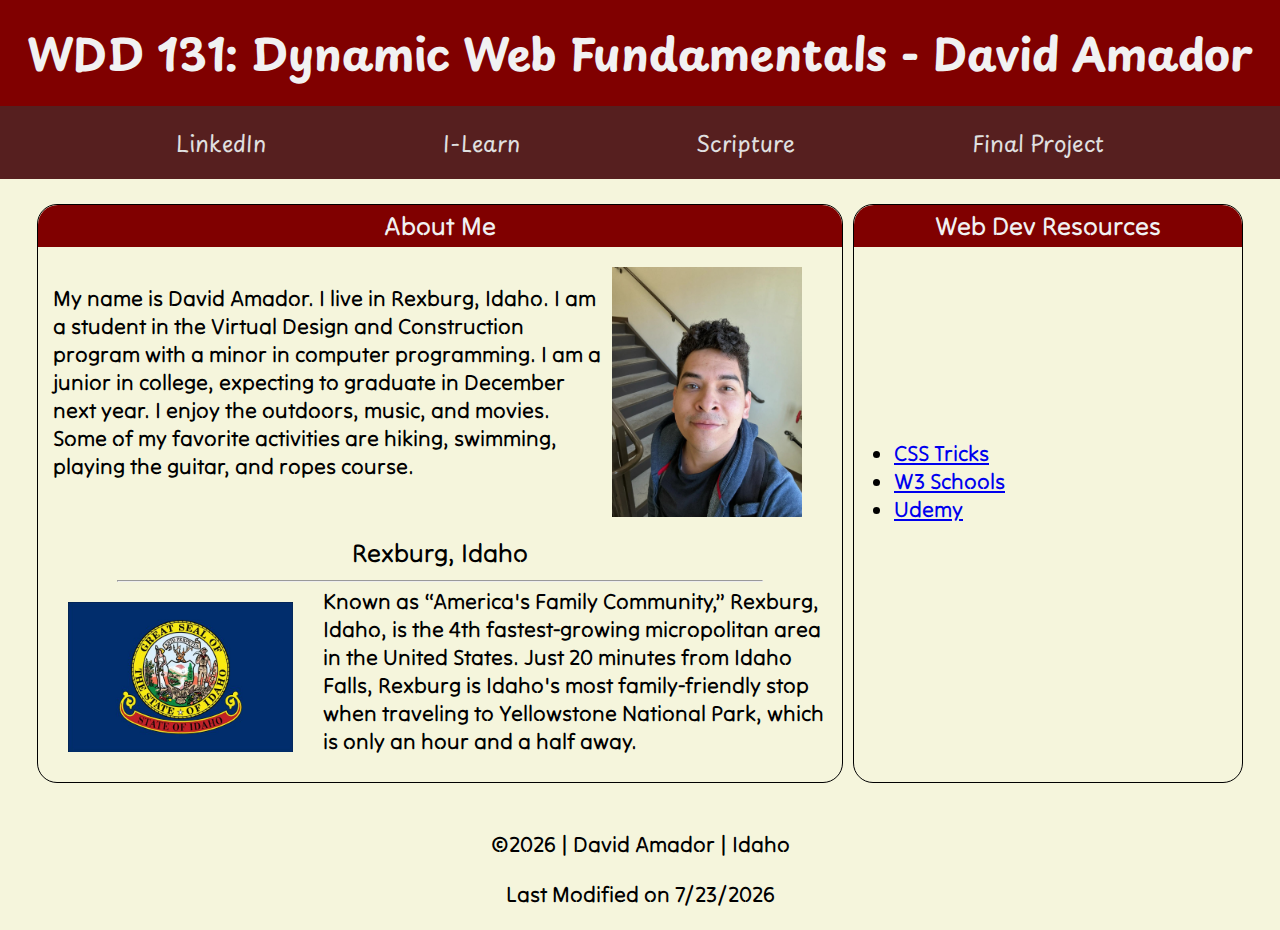
<file: index.html>
<!DOCTYPE html>
<html lang="en">

<head>
    <link rel="stylesheet" href="styles/base.css">
    <meta charset="UTF-8">
    <meta name="viewport" content="width=device-width, initial-scale=1.0">
    <title>WDD 131 - Dynamic Web Fundamentals - David Amador</title>
    <meta name="author" content="David Amador" />
    <meta name="description" content="WWD 131 - Dynamic Web Fundamentals
    David Amador
    Home Page with personal information about the author" />
    <script src="scripts/getdates.js" defer></script>
</head>

<body>
    <header>
        <h1>WDD 131: Dynamic Web Fundamentals - David Amador</h1>
        <nav>
            <a href="https://www.linkedin.com">LinkedIn</a>
            <a href="https://www.byui.instructure.com">I-Learn</a>
            <a href="https://www.churchofjesuschrist.org/study/scriptures/bofm/ether/12?lang=eng">Scripture</a>
            <a href="">Final Project</a>
        </nav>
    </header>
    <main>
        <div class="card" id="about">
            <div class="title">
                <h3>About Me</h3>
            </div>
            <div id="content">
                <p>My name is David Amador. I live in Rexburg, Idaho. I am a student in the Virtual Design and
                    Construction program
                    with a minor in computer programming. I am a junior in college, expecting to graduate in December
                    next year. I enjoy the outdoors, music, and movies. Some of my favorite activities are hiking,
                    swimming,
                    playing the guitar, and ropes course.
                </p>
            </div>
            <img id="profile" src="images/profile_pic.jpg" alt="Profile photo">
            <img id="flag" src="images/idaho-flag.jpg" alt="Idaho flag">
            <div id="line">
                <h3> Rexburg, Idaho</h3>
                <hr width="80%" size="2">
            </div>
            <div id="content-1">
                <p>
                    <br>Known as “America's Family Community,” Rexburg, Idaho, is the 4th fastest-growing micropolitan
                    area
                    in the United States.
                    Just 20 minutes from Idaho Falls, Rexburg is Idaho's most family-friendly
                    stop when traveling to Yellowstone National Park, which is only an hour and a half away.
                </p>
            </div>
        </div>
        <div class="card" id="resources">
            <div class="title">
                <h3>Web Dev Resources</h3>
            </div>
            <div id="weblist">
                <ul>
                    <li><a href="https://css-tricks.com/">CSS Tricks</a></li>
                    <li><a href="https://www.w3schools.com/w3css/">W3 Schools</a></li>
                    <li><a href="https://www.udemy.com/topic/css/">Udemy</a></li>
                </ul>
            </div>
        </div>
    </main>
    <footer>
        <p>&copy;<span id="currentyear"></span> | David Amador | Idaho</p>
        <p> Last Modified on <span id="lastModified"></span></p>
    </footer>
    <script>
        document.getElementById('lastModified').textContent = new Date(document.lastModified).toLocaleDateString();
    </script>
</body>

</html>
</file>
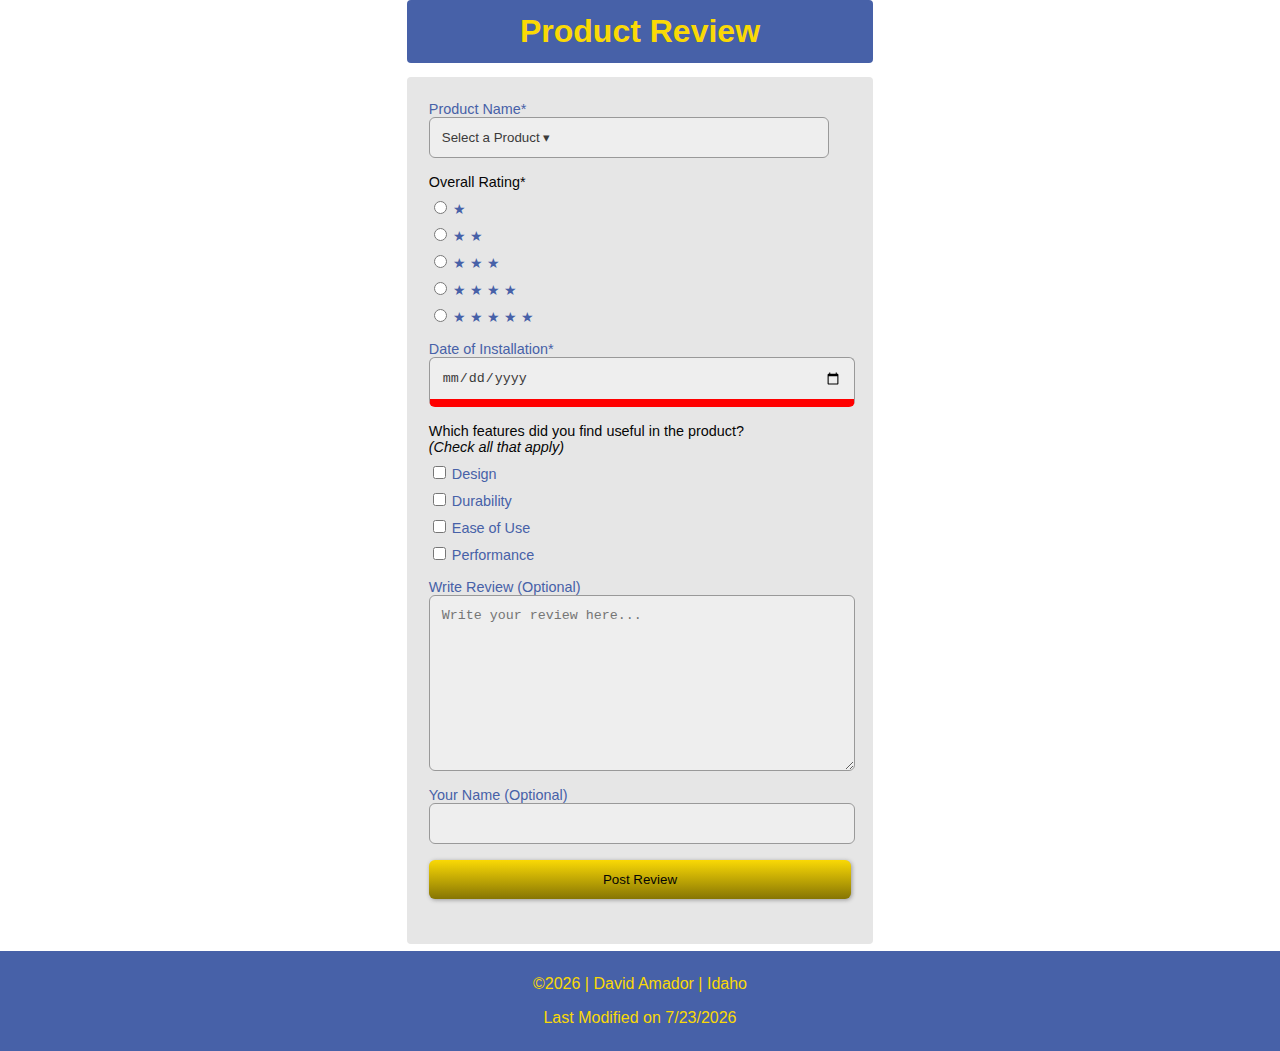
<file: form.html>
<!DOCTYPE html>
<html lang="en">

<head>
    <link rel="stylesheet" href="styles/form.css">
    <meta charset="UTF-8">
    <meta name="viewport" content="width=device-width, initial-scale=1.0">
    <title>WDD 131 - Dynamic Web Fundamentals - David Amador</title>
    <meta name="author" content="David Amador" />
    <meta name="description" content="WWD 131 - Dynamic Web Fundamentals
    David Amador
    Product review form page using good form design." />
    <script src="scripts/form.js" defer></script>
</head>

<body>
    <header>
        <h1>Product Review</h1>
    </header>
    <main>
        <form method="get" action="review.html" class="reviewForm">
            <fieldset>
                <label> Product Name*
                    <select id="productsList" name="products" required>
                        <option value="" disabled selected>Select a Product &#9662;</option>
                    </select>
                </label>

                <div>Overall Rating*
                    <label><input type="radio" id="one" name="rating" value="one" required>&#9733;</label>
                    <label><input type="radio" id="two" name="rating" value="two">&#9733; &#9733;</label>
                    <label><input type="radio" id="three" name="rating" value="three">&#9733; &#9733; &#9733;</label>
                    <label><input type="radio" id="four" name="rating" value="four">&#9733; &#9733; &#9733;
                        &#9733;</label>
                    <label><input type="radio" id="five" name="rating" value="five">&#9733; &#9733; &#9733; &#9733;
                        &#9733;</label>
                </div>

                <label>Date of Installation* <input type="date" id="installation" name="installationDate"
                        required></label>

                <div>Which features did you find useful in the product?<br><em>(Check all that apply)</em>
                    <label><input type="checkbox" id="design" name="design" value="yes">Design</label>
                    <label><input type="checkbox" id="durability" name="durability" value="yes">Durability</label>
                    <label><input type="checkbox" id="ease" name="ease" value="yes">Ease of Use</label>
                    <label><input type="checkbox" id="performance" name="perfomrance" value="yes">Performance</label>
                </div>

                <label for="review">Write Review (Optional)</label>
                <textarea id="review" name="review" placeholder="Write your review here..."></textarea>

                <label>Your Name (Optional)<input type="text" id="userName" name="userName"></label>

                <input type="submit" value="Post Review">
            </fieldset>
        </form>
    </main>
    <footer>
        <p>&copy;<span id="currentyear"></span> | David Amador | Idaho</p>
        <p> Last Modified on <span id="lastModified"></span></p>
    </footer>

</body>

</html>
</file>
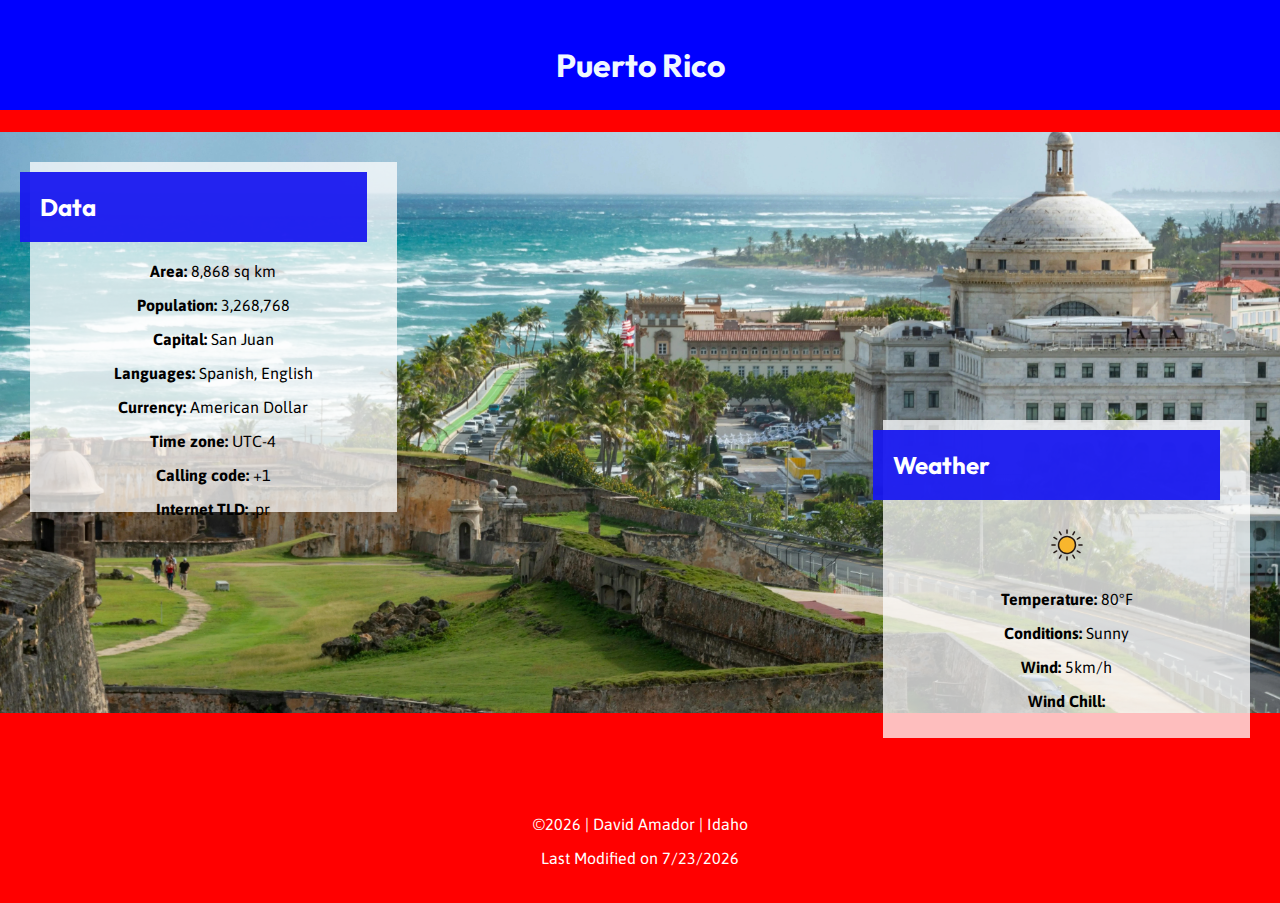
<file: place.html>
<!DOCTYPE html>
<html lang="en">

<head>
    <link rel="stylesheet" href="styles/place.css">
    <meta charset="UTF-8">
    <meta name="viewport" content="width=device-width, initial-scale=1.0">
    <title>WDD 131 - Dynamic Web Fundamentals - David Amador</title>
    <meta name="author" content="David Amador" />
    <meta name="description" content="WWD 131 - Dynamic Web Fundamentals
    David Amador
    Website with general information about Puerto Rico and its weather." />
    <script src="scripts/place.js" defer></script>
</head>

<body>
    <header>
        <h1>Puerto Rico</h1>
    </header>
    <main>
        <picture id="hero">
            <source media="(min-width: 1200px)" srcset="images/puerto-rico.webp">
            <img id="hero" src="images/puerto-rico-small.webp" alt="Puerto Rico image">
        </picture>
        <div id="data">
            <h2>Data</h2>
            <p><b>Area: </b>8,868 sq km</p>
            <p><b>Population: </b>3,268,768</p>
            <p><b>Capital: </b>San Juan</p>
            <p><b>Languages: </b>Spanish, English</p>
            <p><b>Currency: </b>American Dollar</p>
            <p><b>Time zone: </b>UTC-4</p>
            <p><b>Calling code: </b>+1</p>
            <p><b>Internet TLD: </b>.pr</p>
        </div>
        <div id="weather">
            <h2>Weather</h2>
            <img id="weather-icon" src="images/weather.svg">
            <p id="temperature"><b>Temperature: </b></p>
            <p><b>Conditions:</b> Sunny</p>
            <p id="wind"><b>Wind: </b></p>
            <p id="windChill"><b>Wind Chill: </b></p>
            <script defer>
                document.addEventListener("DOMContentLoaded", function () {

                    const existingTemperature = document.getElementById("temperature").innerHTML;
                    const existingWind = document.getElementById("wind").innerHTML;

                    const updatedTemperature = `${existingTemperature} ${Weather.temperature}°F`;
                    const updatedWind = `${existingWind} ${Weather.wind}km/h`;

                    document.getElementById("temperature").innerHTML = updatedTemperature;
                    document.getElementById("wind").innerHTML = updatedWind;
                });
            </script>
        </div>
    </main>
    <footer>
        <p>&copy;<span id="currentyear"></span> | David Amador | Idaho</p>
        <p> Last Modified on <span id="lastModified"></span></p>
    </footer>
    <script>
        document.getElementById('lastModified').textContent = new Date(document.lastModified).toLocaleDateString();
    </script>
</body>

</html>
</file>
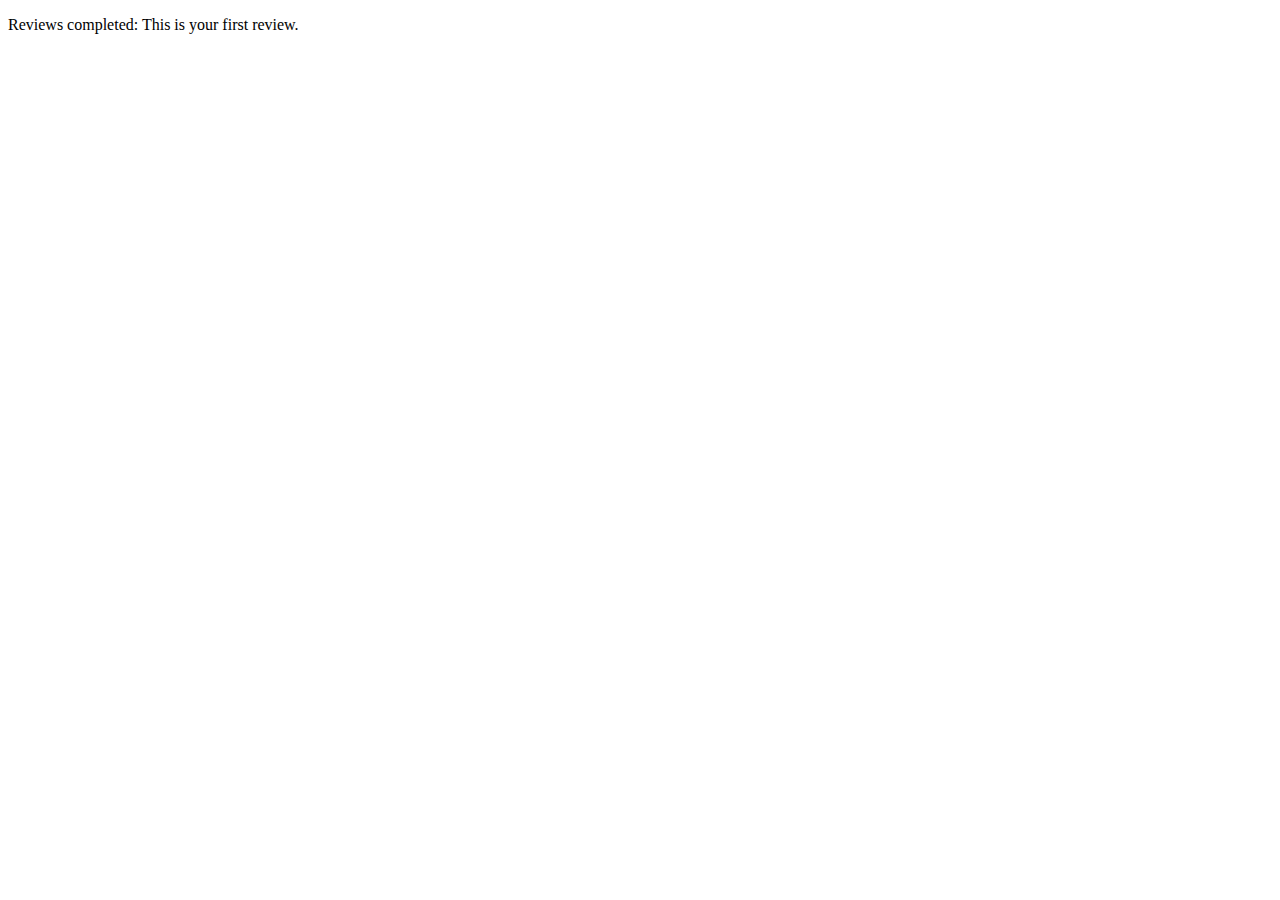
<file: review.html>
<!DOCTYPE html>
<html lang="en">

<head>
    <meta charset="UTF-8">
    <meta name="viewport" content="width=device-width, initial-scale=1.0">
    <title>Document</title>
</head>

<body>
    <p><span class="label">Reviews completed: </span><span class="reviews"></span></p>
</body>

<script>
    const reviewsDisplay = document.querySelector(".reviews");

    // Retrieve numReviews from localStorage, default to 0 if not set or invalid
    let numReviews = window.localStorage.getItem("numReviews-ls");
    numReviews = numReviews ? Number(numReviews) : 0;

    // Display the count or a message based on numReviews
    if (numReviews !== 0) {
        reviewsDisplay.textContent = numReviews;
    } else {
        reviewsDisplay.textContent = `This is your first review.`;
    }

    // Increment numReviews for the current visit
    numReviews++;

    // Update localStorage with the incremented value
    localStorage.setItem("numReviews-ls", numReviews);
</script>

</html>
</file>
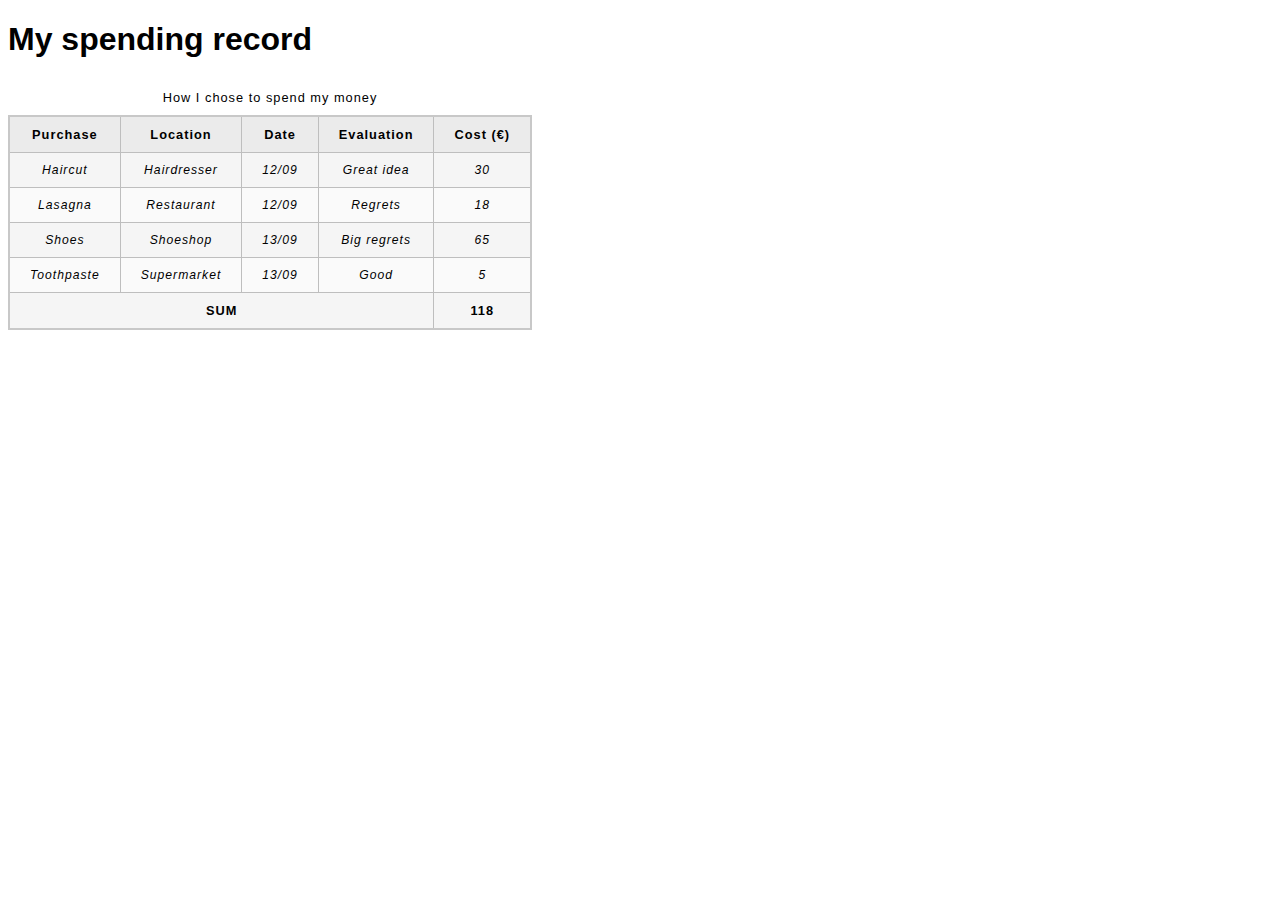
<file: spending-record.html>
<!DOCTYPE html>
<html lang="en-US">

<head>
  <meta charset="utf-8">
  <meta name="viewport" content="width=device-width">
  <title>My spending record</title>
  <link href="minimal-table.css" rel="stylesheet" type="text/css">
  <style>
    tbody {
      font-size: 95%;
      font-style: italic;
    }

    tfoot {
      font-weight: bold;
    }
  </style>
</head>

<body>
  <h1>My spending record</h1>

  <table>
    <caption>How I chose to spend my money</caption>
    <thead>
      <tr>
        <th>Purchase</th>
        <th>Location</th>
        <th>Date</th>
        <th>Evaluation</th>
        <th>Cost (€)</th>
      </tr>
    </thead>
    <tbody>
      <tr>
        <td>Haircut</td>
        <td>Hairdresser</td>
        <td>12/09</td>
        <td>Great idea</td>
        <td>30</td>
      </tr>
      <tr>
        <td>Lasagna</td>
        <td>Restaurant</td>
        <td>12/09</td>
        <td>Regrets</td>
        <td>18</td>
      </tr>
      <tr>
        <td>Shoes</td>
        <td>Shoeshop</td>
        <td>13/09</td>
        <td>Big regrets</td>
        <td>65</td>
      </tr>
      <tr>
        <td>Toothpaste</td>
        <td>Supermarket</td>
        <td>13/09</td>
        <td>Good</td>
        <td>5</td>
      </tr>
    </tbody>
    <tfoot>
      <tr>
        <td colspan="4">SUM</td>
        <td>118</td>
      </tr>
    </tfoot>
  </table>

</body>

</html>
</file>
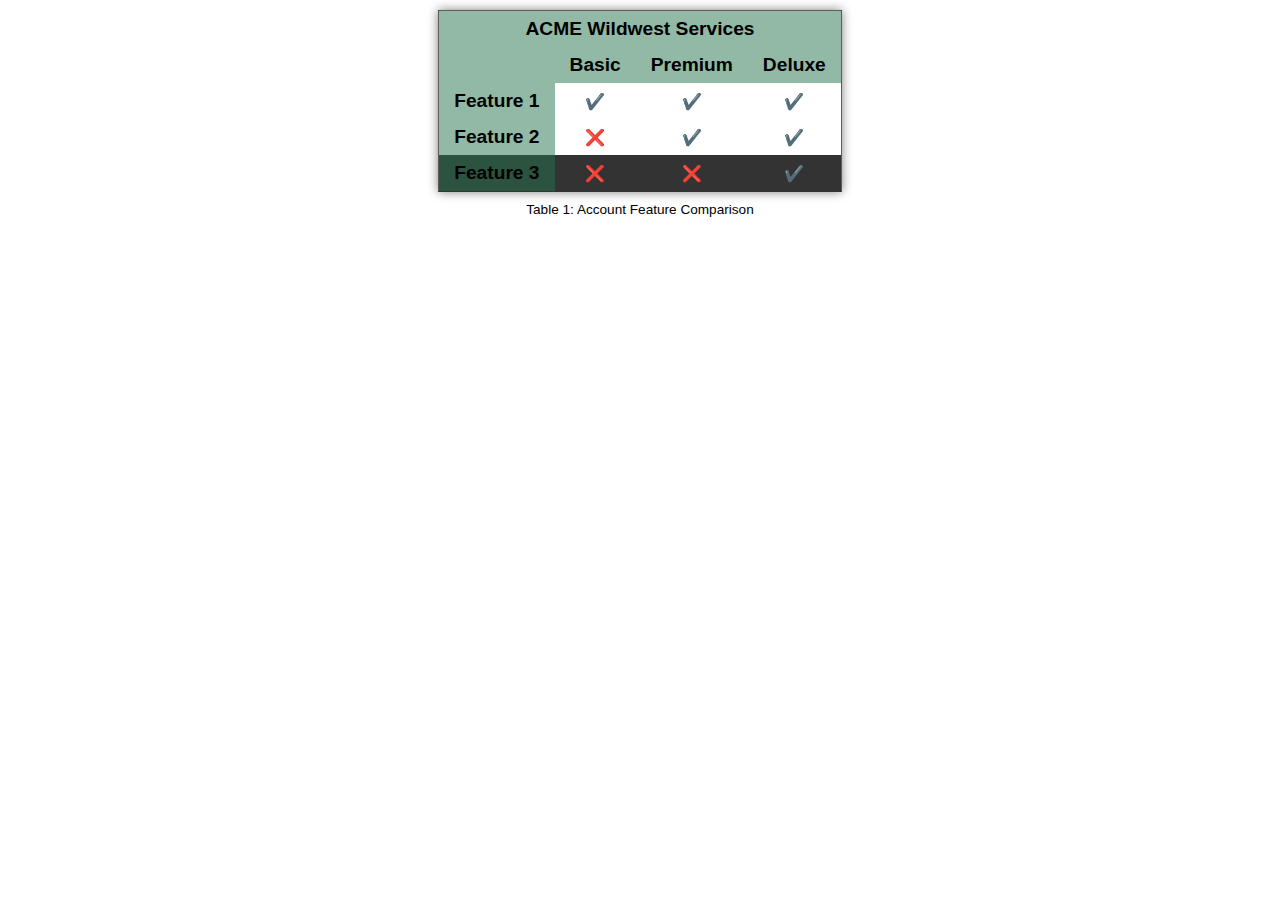
<file: table.html>
<!DOCTYPE html>
<html lang="en">

<head>
    <meta charset="UTF-8">
    <meta name="viewport" content="width=device-width, initial-scale=1.0">
    <title>Document</title>
    <style>
        :root {
            --border: hsla(0, 0%, 20%, .8);
            --shadow: hsl(0, 0%, 50%);
            --zebra: hsl(0, 2%, 56%);
            --back2: hsla(150, 50%, 30%, .5);
        }

        body {
            font-family: "EB Garamond", Arial, serif;
        }

        table {
            margin: 10px auto;
            border: thin solid var(--border);
            box-shadow: 0 0 10px var(--shadow);
            border-collapse: collapse;
        }

        caption {
            padding: 10px;
            caption-side: bottom;
            color: var(--back);
            font-size: .85rem;
        }

        tr:nth-last-child(1) {
            background-color: #333;
        }

        tbody tr:nth-child(even) {
            background-color: #eee;
        }

        th {
            background-color: var(--back2);
            font-size: larger;
        }

        th,
        td {
            padding: 7px 15px;
            border: 1px solid var(--borderlight);
            text-align: center;
        }
    </style>
</head>

<body>
    <table>
        <caption>
            Table 1: Account Feature Comparison
        </caption>
        <thead>
            <tr>
                <th colspan="4" scope="colgroup">ACME Wildwest Services</th>
            </tr>
            <tr>
                <th></th>
                <th scope="col">Basic</th>
                <th scope="col">Premium</th>
                <th scope="col">Deluxe</th>
            </tr>
            <tr>
                <th scope="row">Feature 1</th>
                <td>✔️</td>
                <td>✔️</td>
                <td>✔️</td>
            </tr>
            <tr>
                <th scope="row">Feature 2</th>
                <td>❌</td>
                <td>✔️</td>
                <td>✔️</td>
            </tr>
            <tr>
                <th scope="row">Feature 3</th>
                <td>❌</td>
                <td>❌</td>
                <td>✔️</td>
            </tr>
        </thead>
    </table>
</body>

</html>
</file>
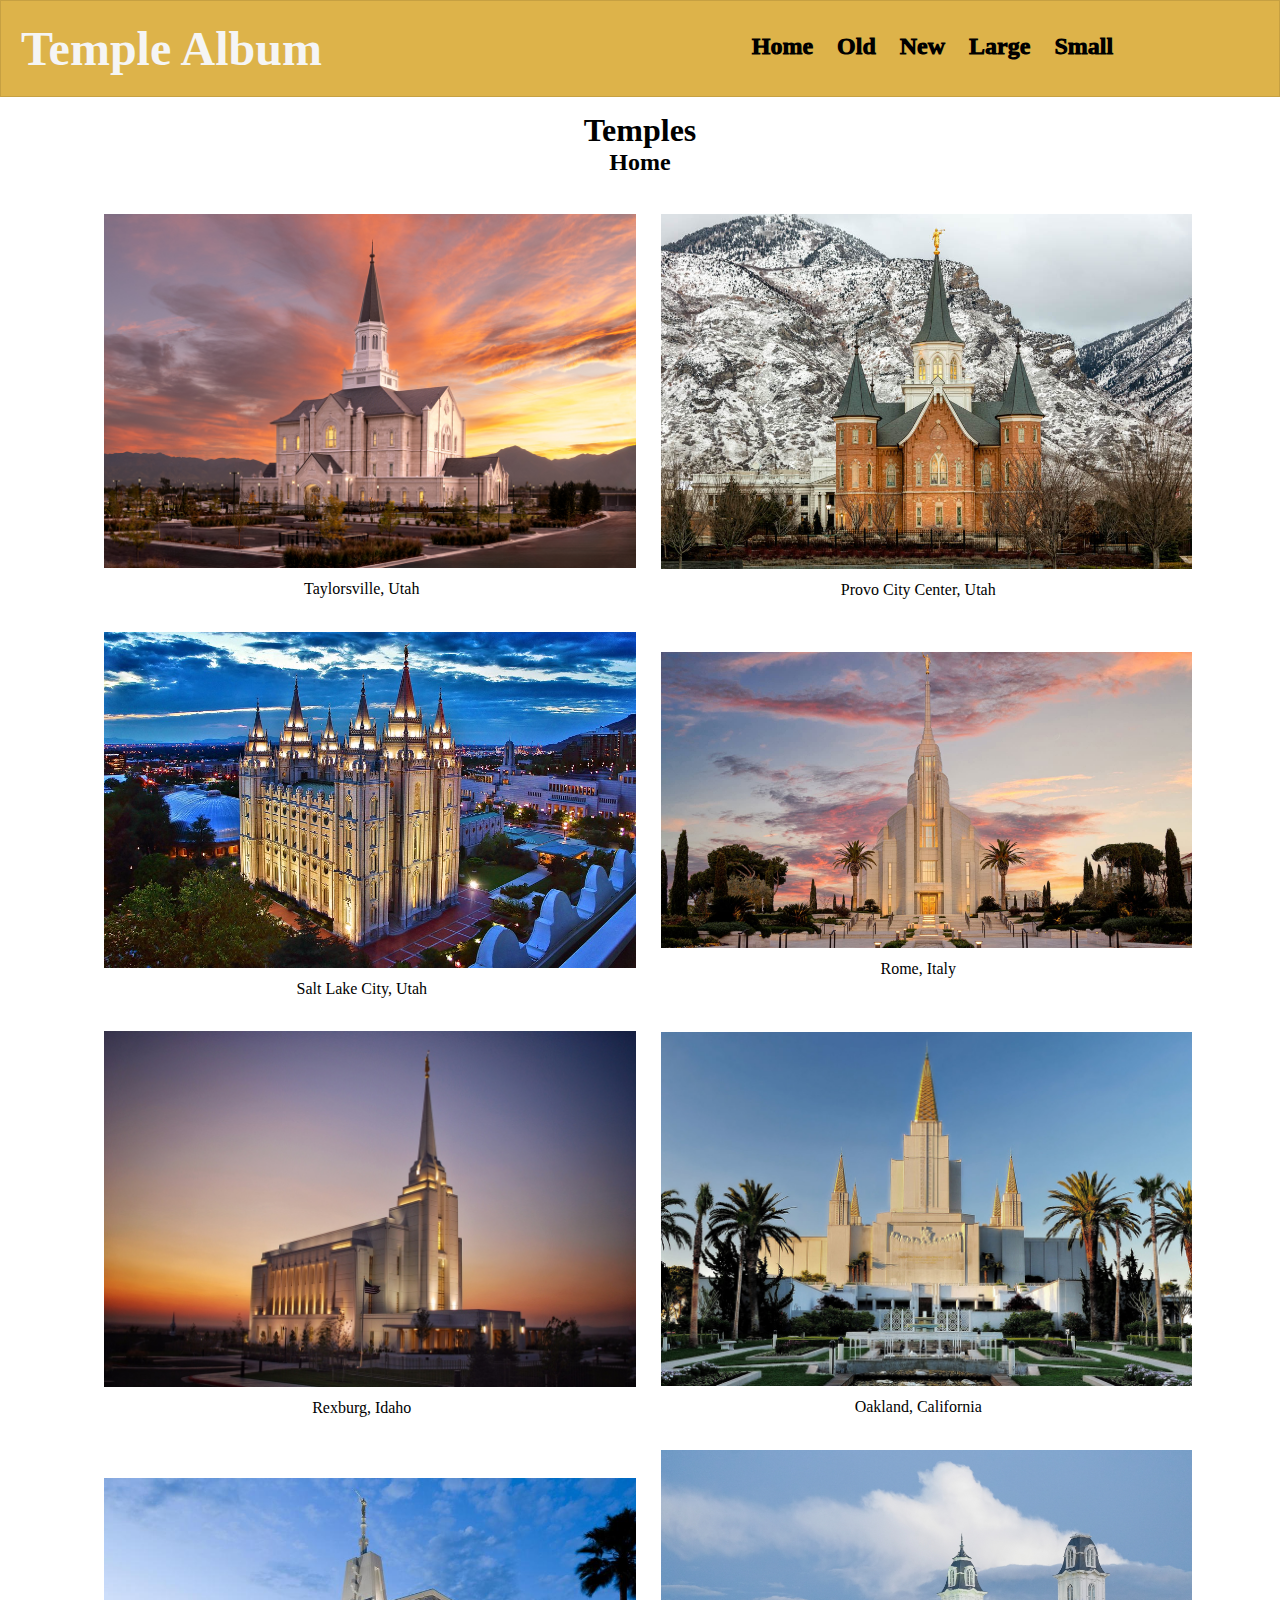
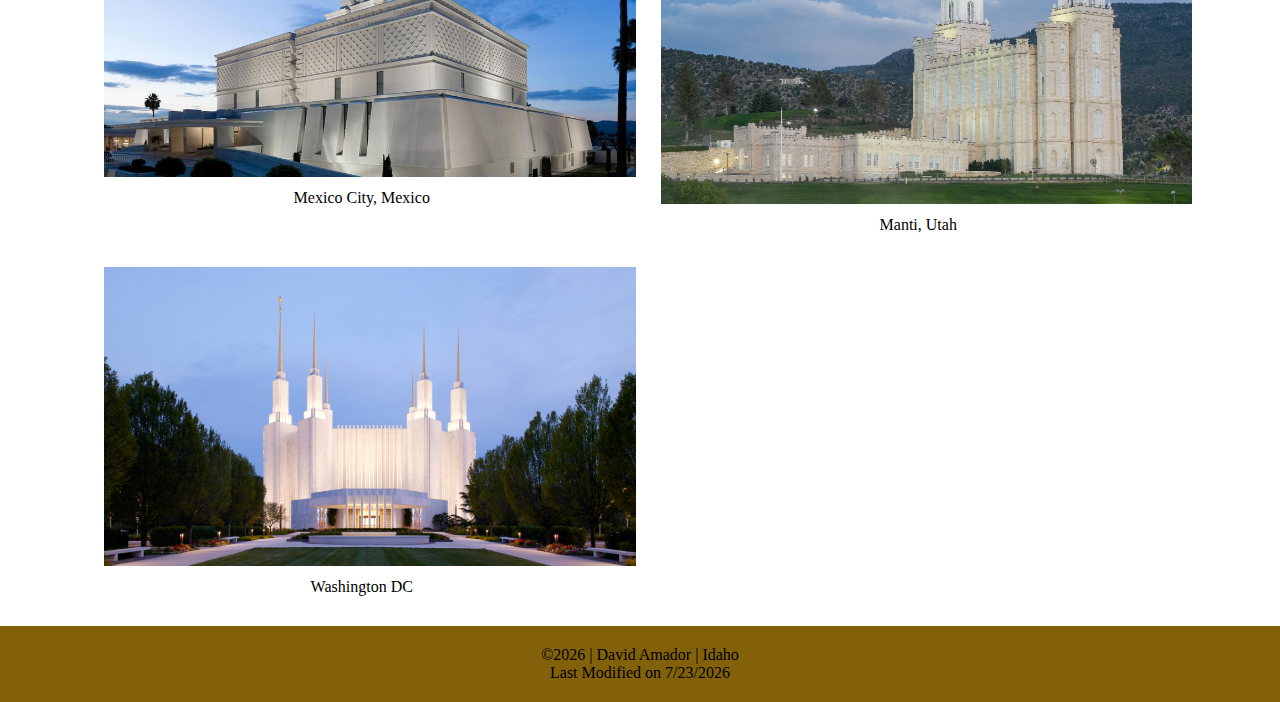
<file: temples.html>
<!DOCTYPE html>
<html lang="en">

<head>
    <link rel="stylesheet" href="styles/temples.css">
    <link rel="stylesheet" href="styles/temples-large.css">
    <meta charset="UTF-8">
    <meta name="viewport" content="width=device-width, initial-scale=1.0">
    <title>WDD 131 - Dynamic Web Fundamentals - David Amador</title>
    <meta name="author" content="David Amador" />
    <meta name="description" content="WWD 131 - Dynamic Web Fundamentals
    David Amador
    Temple album page showing several pictures from different temples around the world." />
    <script src="scripts/temples.js" defer></script>
</head>

<body>
    <header>
        <h1>Temple Album</h1>
        <a id="menu" href="#"></a>
        <nav>
            <ul class="navigation">
                <li><a href="#">Home</a></li>
                <li><a href="#">Old</a></li>
                <li><a href="#">New</a></li>
                <li><a href="#">Large</a></li>
                <li><a href="#">Small</a></li>
            </ul>
        </nav>
    </header>
    <main>
        <div>
            <h1 id="heading">Temples</h1>
            <h2>Home</h2>
        </div>
        <div id="photos">
            <figure>
                <img src="images/taylorsville-utah-temple.jpg" alt="Taylorsville, Utah temple">
                <figcaption>Taylorsville, Utah</figcaption>
            </figure>
            <figure>
                <img src="images/provo-utah-temple.jpg" alt="Provo City Center, Utah temple">
                <figcaption>Provo City Center, Utah</figcaption>
            </figure>
            <figure>
                <img src="images/salt-lake-temple.jpg" alt="Salt Lake City, Utah temple">
                <figcaption>Salt Lake City, Utah</figcaption>
            </figure>
            <figure>
                <img src="images/rome-temple.jpg" alt="Rome, Italy temple">
                <figcaption>Rome, Italy</figcaption>
            </figure>
            <figure>
                <img src="images/rexburg-idaho-temple.jpg" alt="Rexburg, Idaho temple">
                <figcaption>Rexburg, Idaho</figcaption>
            </figure>
            <figure>
                <img src="images/oakland-california-temple.jpg" alt="Oakland, California temple">
                <figcaption>Oakland, California</figcaption>
            </figure>
            <figure>
                <img src="images/mexico-temple.jpg" alt="Mexico City, Mexico temple">
                <figcaption>Mexico City, Mexico</figcaption>
            </figure>
            <figure>
                <img src="images/manti-temple.jpg" alt="Manti, Utah temple">
                <figcaption>Manti, Utah</figcaption>
            </figure>
            <figure>
                <img src="images/dc-temple.jpg" alt="Washington DC temple">
                <figcaption>Washington DC</figcaption>
            </figure>
        </div>
    </main>
    <footer>
        <p>&copy;<span id="currentyear"></span> | David Amador | Idaho</p>
        <p> Last Modified on <span id="lastModified"></span></p>
    </footer>
    <script>
        document.getElementById('lastModified').textContent = new Date(document.lastModified).toLocaleDateString();
    </script>
</body>

</html>
</file>
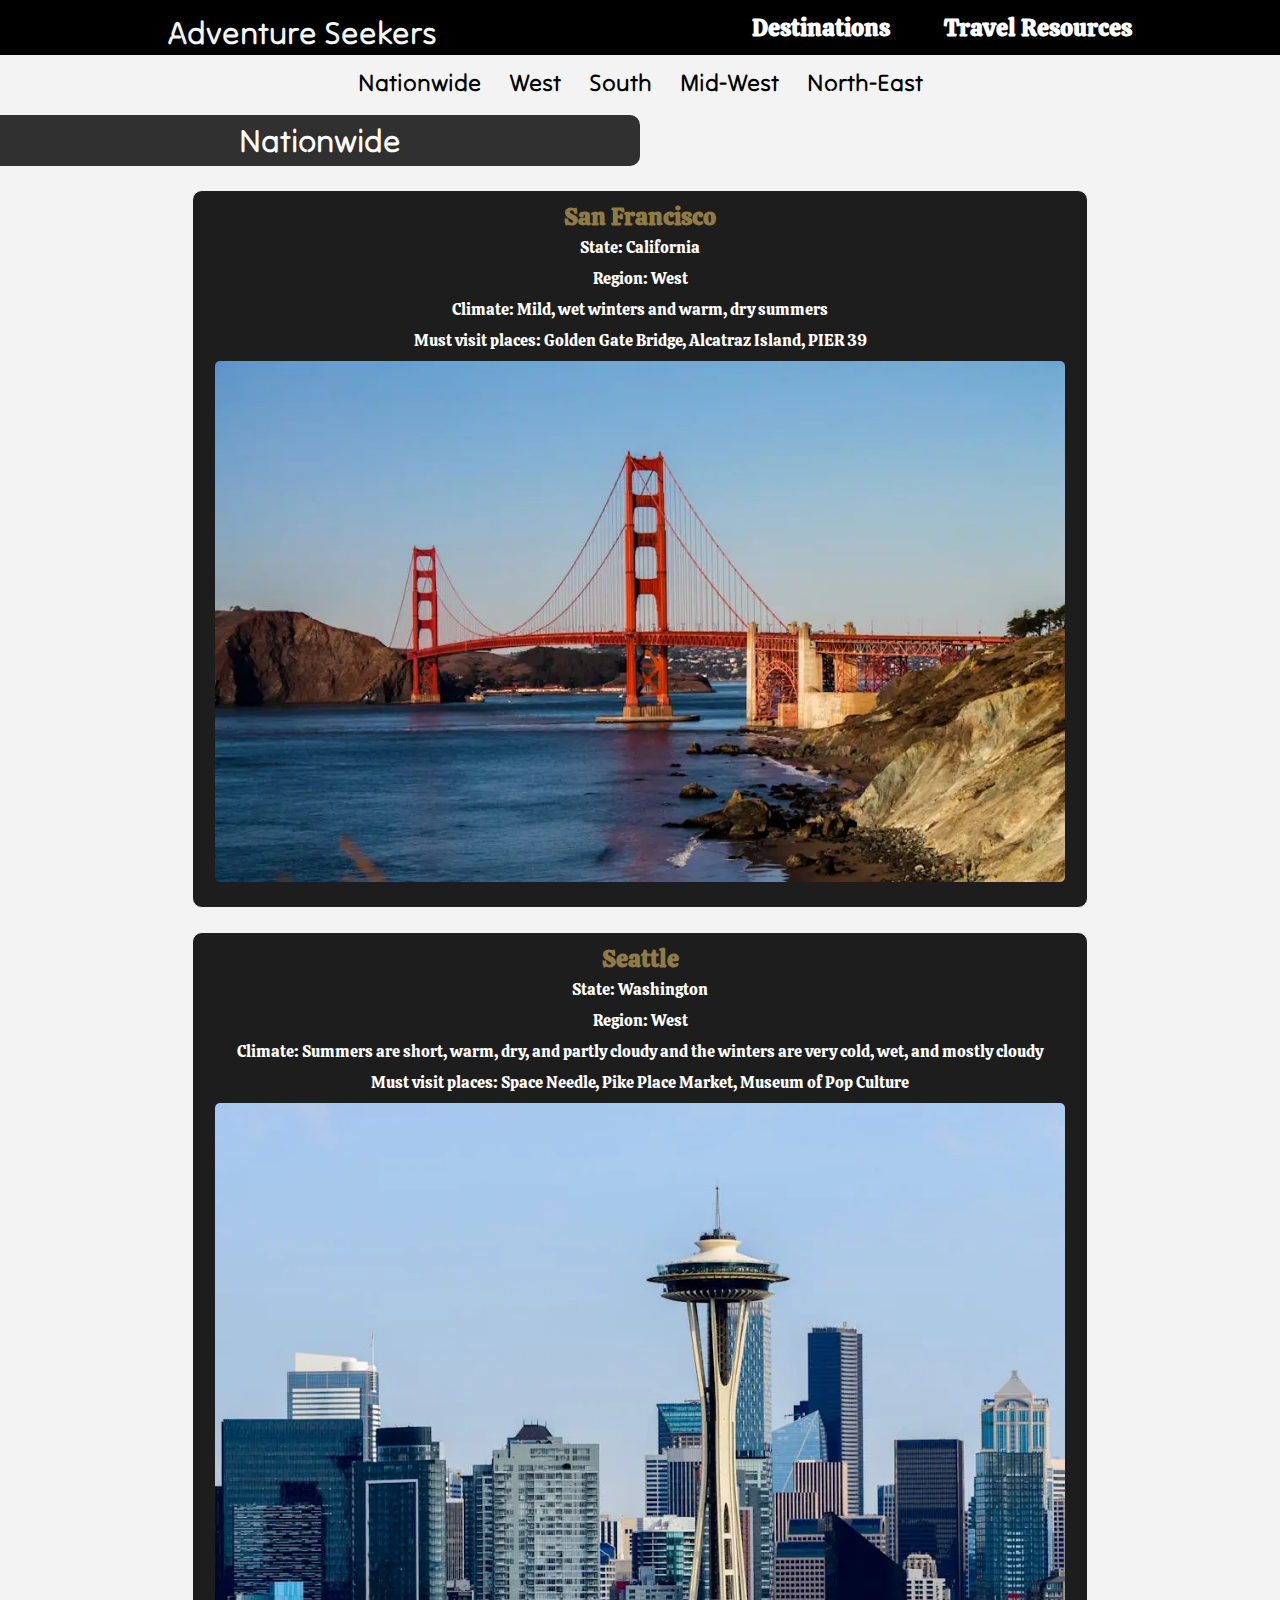
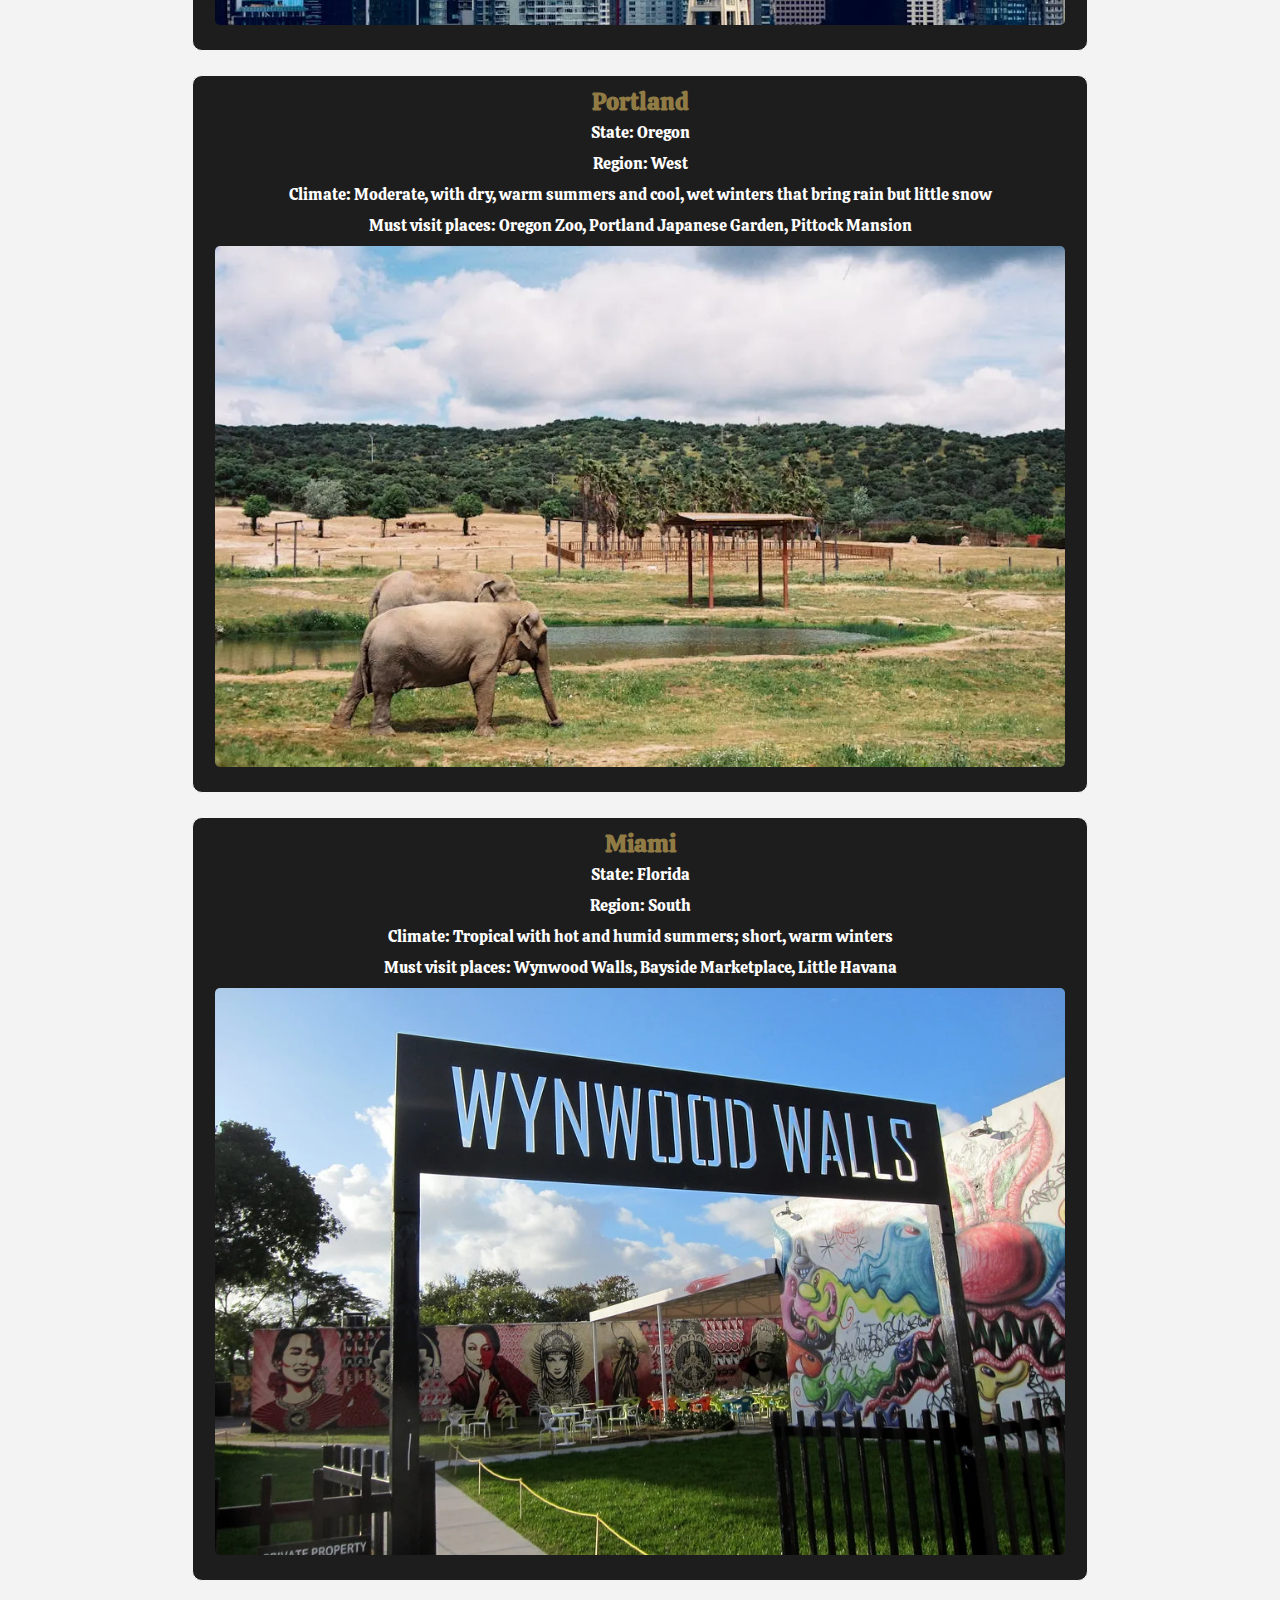
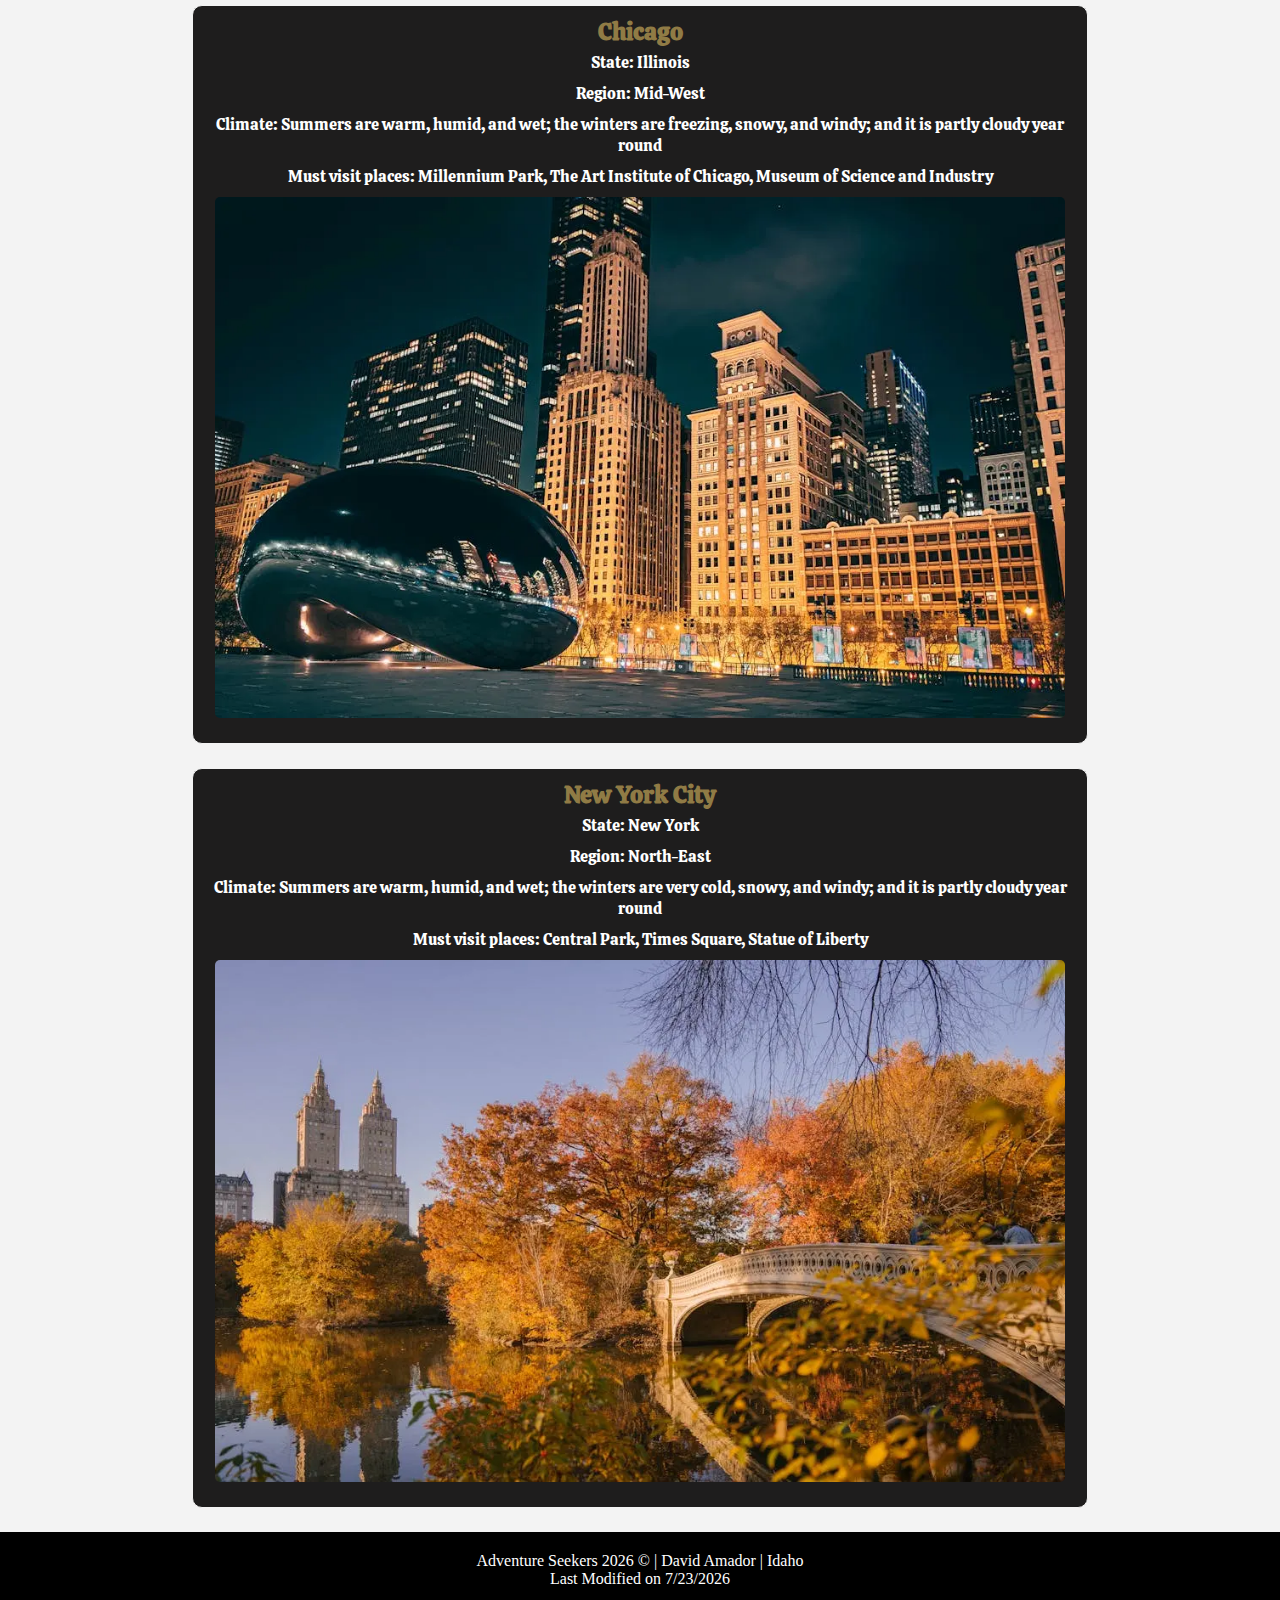
<file: Project/destinations.html>
<!DOCTYPE html>
<html lang="en">

<head>
    <link rel="stylesheet" href="styles/advSeek.css">
    <meta charset="UTF-8">
    <meta name="viewport" content="width=device-width, initial-scale=1.0">
    <title>Adventure Seekers | Destinations</title>
    <meta name="author" content="David Amador" />
    <meta name="description" content="WWD 131 - Dynamic Web Fundamentals
        David Amador
        Website for travel tips and information about destinations in the US." />
    <script src="scripts/destinations.js" defer></script>
</head>

<body>
    <header>
        <a href="main.html">
            <h1>Adventure Seekers</h1>
        </a>
        <a id="menu" href="#"></a>
        <nav>
            <ul class="navigation">
                <li><a href="destinations.html">Destinations</a></li>
                <li><a href="resources.html">Travel Resources</a></li>
            </ul>
        </nav>
    </header>
    <main>
        <div>
            <ul class="regions">
                <li><a href="" id="all">Nationwide</a></li>
                <li><a href="" id="west">West</a></li>
                <li><a href="" id="south">South</a></li>
                <li><a href="" id="midWest">Mid-West</a></li>
                <li><a href="" id="northEast">North-East</a></li>
            </ul>
        </div>
        <h1 id="heading">Nationwide</h1>
        <div id="cards">

        </div>
    </main>
    <footer>
        <p>Adventure Seekers <span id="currentyear"></span> &copy; | David Amador | Idaho</p>
        <p> Last Modified on <span id="lastModified"></span></p>
    </footer>

</body>

</html>
</file>
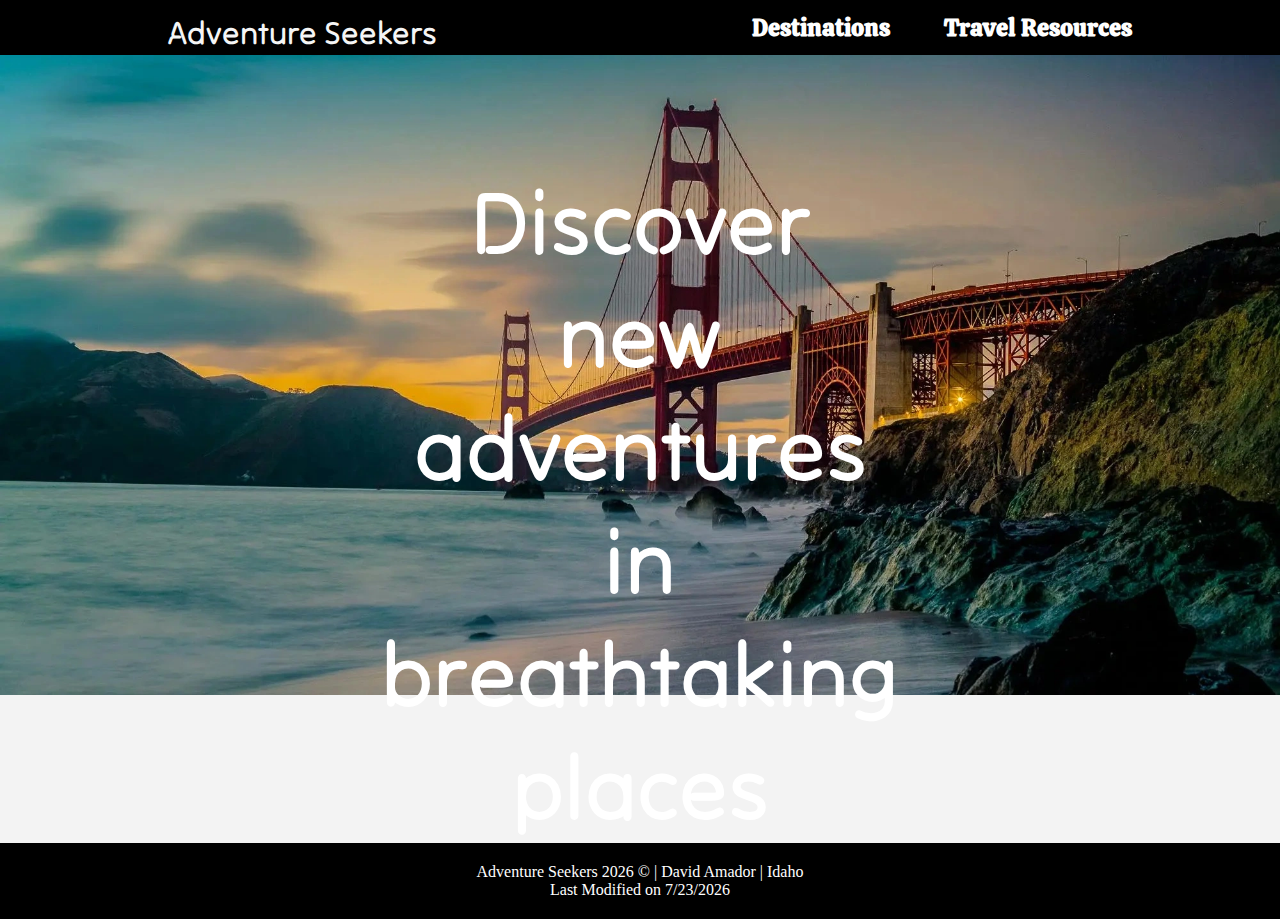
<file: Project/main.html>
<!DOCTYPE html>
<html lang="en">

<head>
    <link rel="stylesheet" href="styles/advSeek.css">
    <meta charset="UTF-8">
    <meta name="viewport" content="width=device-width, initial-scale=1.0">
    <title>Adventure Seekers | Main</title>
    <meta name="author" content="David Amador" />
    <meta name="description" content="WWD 131 - Dynamic Web Fundamentals
    David Amador
    Website for travel tips and information about destinations in the US." />
    <script src="scripts/advSeek.js" defer></script>
</head>

<body>
    <header>
        <a href="main.html">
            <h1>Adventure Seekers</h1>
        </a>
        <a id="menu" href="#"></a>
        <nav>
            <ul class="navigation">
                <li><a href="destinations.html">Destinations</a></li>
                <li><a href="resources.html">Travel Resources</a></li>
            </ul>
        </nav>
    </header>
    <main>
        <div class="hero-grid">
            <div id="hero-box">
                <picture id="hero-image">
                    <source id="hero-source" media="(min-width: 640px)" srcset="images/san-francisco.webp">
                    <img id="hero-img" src="images/san-francisco-small.webp" alt="Puerto Rico image">
                </picture>
            </div>
            <section id="hero-msg">
                <h1 class="page-title">Discover new adventures <br>in breathtaking places </h1>
            </section>
        </div>
    </main>
    <footer>
        <p>Adventure Seekers <span id="currentyear"></span> &copy; | David Amador | Idaho</p>
        <p> Last Modified on <span id="lastModified"></span></p>
    </footer>
</body>

</html>
</file>
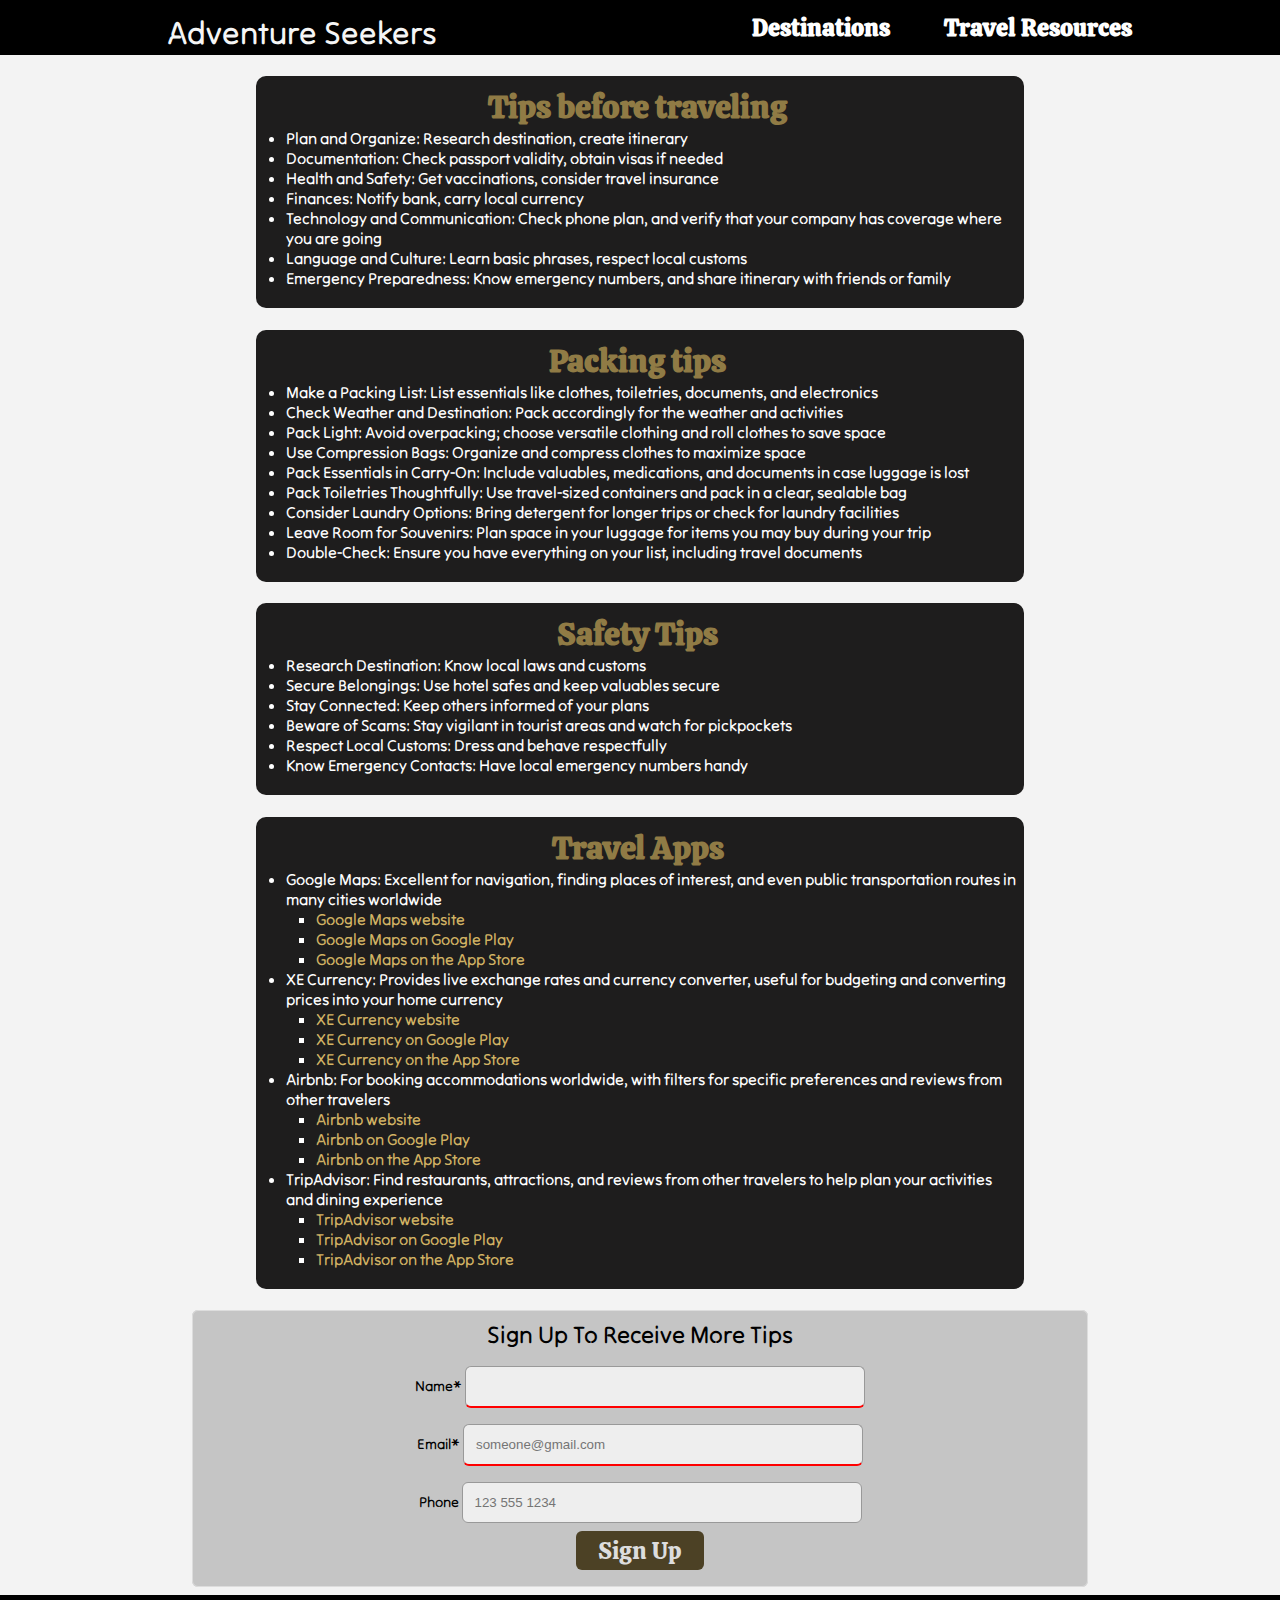
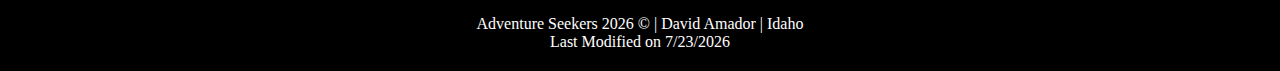
<file: Project/resources.html>
<!DOCTYPE html>
<html lang="en">

<head>
    <link rel="stylesheet" href="styles/advSeek.css">
    <meta charset="UTF-8">
    <meta name="viewport" content="width=device-width, initial-scale=1.0">
    <title>Adventure Seekers | Resources</title>
    <meta name="author" content="David Amador" />
    <meta name="description" content="WWD 131 - Dynamic Web Fundamentals
        David Amador
        Website for travel tips and information about destinations in the US." />
    <script src="scripts/resources.js" defer></script>
</head>

<body>
    <header>
        <a href="main.html">
            <h1>Adventure Seekers</h1>
        </a>
        <a id="menu" href="#"></a>
        <nav>
            <ul class="navigation">
                <li><a href="destinations.html">Destinations</a></li>
                <li><a href="resources.html">Travel Resources</a></li>
            </ul>
        </nav>
    </header>
    <main>
        <section class="tips">
            <h1>Tips before traveling</h1>
            <ul class="list">
                <li>Plan and Organize: Research destination, create itinerary</li>
                <li>Documentation: Check passport validity, obtain visas if needed</li>
                <li>Health and Safety: Get vaccinations, consider travel insurance</li>
                <li>Finances: Notify bank, carry local currency</li>
                <li>Technology and Communication: Check phone plan, and verify that your company has coverage where you
                    are
                    going</li>
                <li>Language and Culture: Learn basic phrases, respect local customs</li>
                <li>Emergency Preparedness: Know emergency numbers, and share itinerary with friends or family</li>
            </ul>
        </section>
        <section class="tips">
            <h1>Packing tips</h1>
            <ul class="list">
                <li>Make a Packing List: List essentials like clothes, toiletries, documents, and electronics</li>
                <li>Check Weather and Destination: Pack accordingly for the weather and activities</li>
                <li>Pack Light: Avoid overpacking; choose versatile clothing and roll clothes to save space</li>
                <li>Use Compression Bags: Organize and compress clothes to maximize space</li>
                <li>Pack Essentials in Carry-On: Include valuables, medications, and documents in case luggage is lost
                </li>
                <li>Pack Toiletries Thoughtfully: Use travel-sized containers and pack in a clear, sealable bag</li>
                <li>Consider Laundry Options: Bring detergent for longer trips or check for laundry facilities</li>
                <li>Leave Room for Souvenirs: Plan space in your luggage for items you may buy during your trip</li>
                <li>Double-Check: Ensure you have everything on your list, including travel documents</li>
            </ul>
        </section>
        <section class="tips">
            <h1>Safety Tips</h1>
            <ul class="list">
                <li>Research Destination: Know local laws and customs</li>
                <li>Secure Belongings: Use hotel safes and keep valuables secure</li>
                <li>Stay Connected: Keep others informed of your plans</li>
                <li>Beware of Scams: Stay vigilant in tourist areas and watch for pickpockets</li>
                <li>Respect Local Customs: Dress and behave respectfully</li>
                <li>Know Emergency Contacts: Have local emergency numbers handy</li>
            </ul>
        </section>
        <section class="tips">
            <h1>Travel Apps</h1>
            <ul class="list">
                <li>Google Maps: Excellent for navigation, finding places of interest, and even public transportation
                    routes in many cities worldwide
                    <ul class="apps">
                        <li>
                            <a href="https://www.google.com/maps">
                                Google Maps website
                            </a>
                        </li>
                        <li><a
                                href="https://play.google.com/store/apps/details?id=com.google.android.apps.maps&hl=en_US">Google
                                Maps on Google Play</a></li>
                        <li><a href="https://apps.apple.com/us/app/google-maps/id585027354">
                                Google Maps on the App Store
                            </a>
                        </li>
                    </ul>
                </li>
                <li>XE Currency: Provides live exchange rates and currency converter, useful for budgeting and
                    converting prices into your home currency
                    <ul class="apps">
                        <li>
                            <a href="https://www.xe.com/currencyconverter/">
                                XE Currency website
                            </a>
                        </li>
                        <li>
                            <a href="https://play.google.com/store/apps/details?id=com.xe.currency&hl=en_US">
                                XE Currency on Google Play
                            </a>
                        </li>
                        <li>
                            <a href="https://apps.apple.com/us/app/xe-send-money-currency/id315241195">
                                XE Currency on the App Store
                            </a>
                        </li>
                    </ul>
                </li>
                <li>
                    Airbnb: For booking accommodations worldwide, with filters for specific preferences and reviews from
                    other travelers
                    <ul class="apps">
                        <li>
                            <a href="https://airbnb.com/">
                                Airbnb website
                            </a>
                        </li>
                        <li>
                            <a href="https://play.google.com/store/apps/details?id=com.airbnb.android&hl=en_US">
                                Airbnb on Google Play
                            </a>
                        </li>
                        <li>
                            <a href="https://apps.apple.com/us/app/airbnb/id401626263">
                                Airbnb on the App Store
                            </a>
                        </li>
                    </ul>
                </li>
                <li>
                    TripAdvisor: Find restaurants, attractions, and reviews from other travelers to help plan your
                    activities and dining experience
                    <ul class="apps">
                        <li>
                            <a href="https://www.tripadvisor.com/">
                                TripAdvisor website
                            </a>
                        </li>
                        <li>
                            <a
                                href="https://play.google.com/store/apps/details?id=com.tripadvisor.tripadvisor&hl=en_US">
                                TripAdvisor on Google Play
                            </a>
                        </li>
                        <li>
                            <a href="https://apps.apple.com/us/app/tripadvisor-plan-book-trips/id284876795">
                                TripAdvisor on the App Store
                            </a>
                        </li>
                    </ul>
                </li>
            </ul>
        </section>
        <div class="container">
            <fieldset>
                <h2>Sign Up To Receive More Tips</h2>
                <form method="get" action="confirm.html" class="tipsForm" id="signUp">
                    <label>Name*
                        <input type="text" id="userName" name="userName" required>
                    </label>
                    <label>Email*
                        <input type="email" id="email" name="email" placeholder="someone@gmail.com" required>
                    </label>
                    <label>Phone
                        <input type="tel" name="phone" placeholder="123 555 1234">
                    </label>
                    <input type="submit" value="Sign Up">
                </form>
            </fieldset>
        </div>
    </main>
    <footer>
        <p>Adventure Seekers <span id="currentyear"></span> &copy; | David Amador | Idaho</p>
        <p> Last Modified on <span id="lastModified"></span></p>
    </footer>
</body>

</html>
</file>
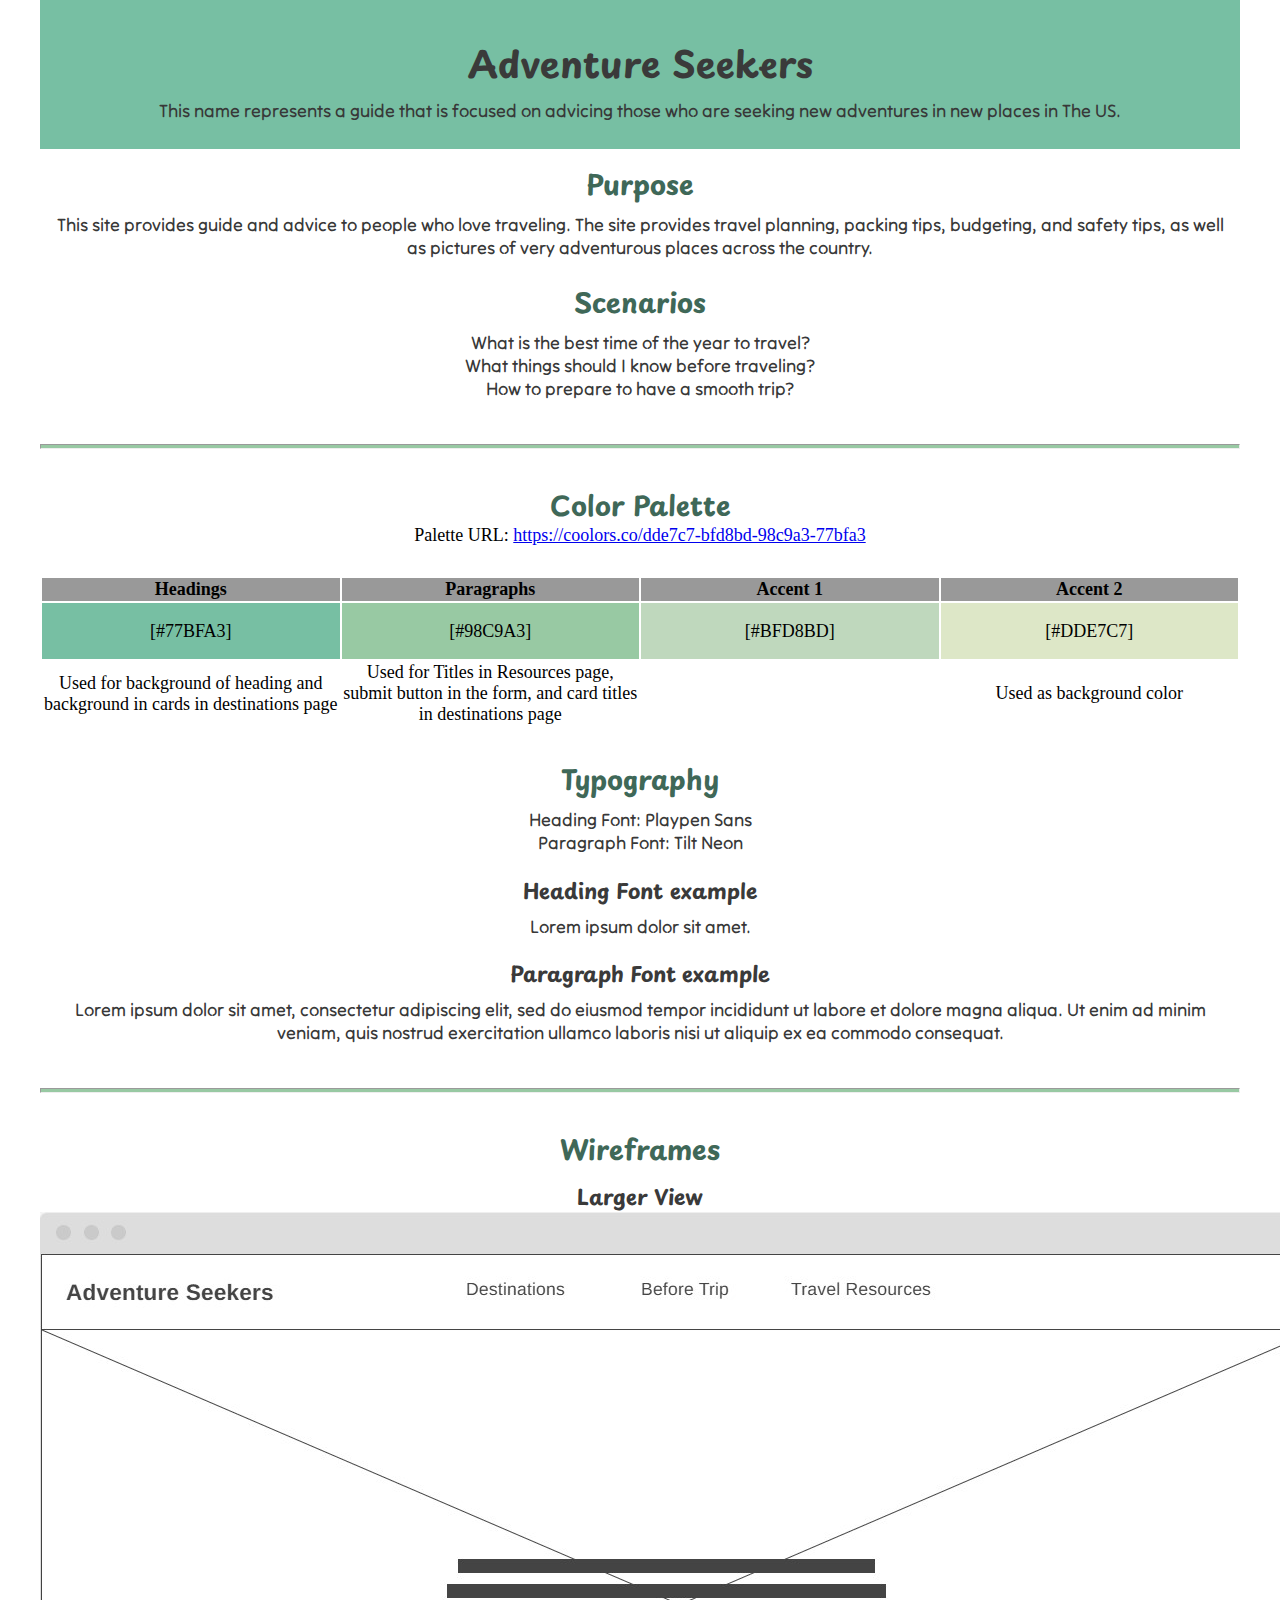
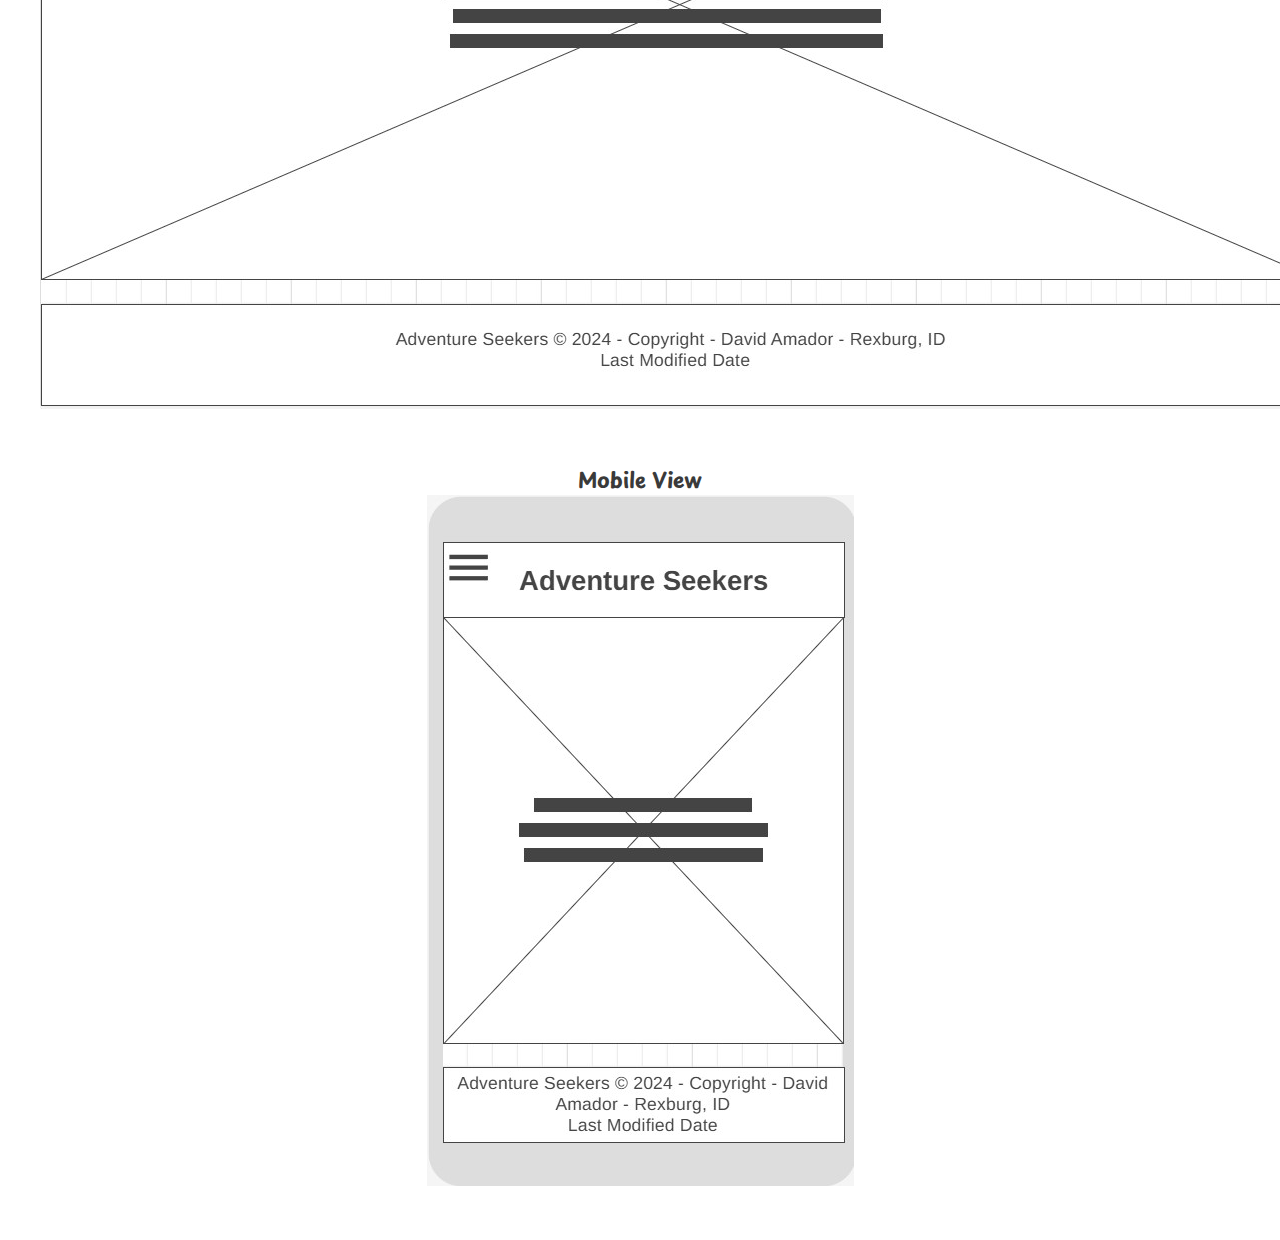
<file: Project/siteplan.html>
<!DOCTYPE html>
<html lang="en-us">

<head>
  <meta charset="utf-8">
  <title>Adventure Seekers | Site Plan</title>
  <link type="text/css" rel="stylesheet" href="styles/siteplan.css">
</head>

<body>
  <header>
    <h1>Adventure Seekers</h1>
    <p>This name represents a guide that is focused on advicing those who are seeking new adventures in new places in
      The
      US.</p>
  </header>

  <main>
    <h2>Purpose</h2>
    <p>This site provides guide and advice to people who love traveling. The site provides travel planning, packing
      tips, budgeting, and safety tips, as well as pictures of very adventurous places across the country. </p>
    <h2>Scenarios</h2>
    <p>What is the best time of the year to travel? <br>What things should I know before traveling? <br>How to prepare
      to have a smooth trip?</p>

    <hr>
    <h2>Color Palette</h2>
    Palette URL: <a href="https://coolors.co/dde7c7-bfd8bd-98c9a3-77bfa3"
      target="_blank">https://coolors.co/dde7c7-bfd8bd-98c9a3-77bfa3</a>

    <table class="colors">
      <tr>
        <th>Headings</th>
        <th>Paragraphs</th>
        <th>Accent 1</th>
        <th>Accent 2</th>
      </tr>
      <tr>
        <td class="headings">[#77BFA3]</td>
        <td class="paragraphs">[#98C9A3]</td>
        <td class="accent1">[#BFD8BD]</td>
        <td class="accent2">[#DDE7C7]</td>
      </tr>
      <tr>
        <td>Used for background of heading and background in cards in destinations page</td>
        <td>Used for Titles in Resources page, submit button in the form, and card titles in destinations page</td>
        <td></td>
        <td>Used as background color</td>
      </tr>
    </table>

    <h2>Typography</h2>
    <p>Heading Font: Playpen Sans <br>Paragraph Font: Tilt Neon</p>
    <h3>Heading Font example</h3>
    <p>Lorem ipsum dolor sit amet.</p>
    <h3>Paragraph Font example</h3>
    <p>Lorem ipsum dolor sit amet, consectetur adipiscing elit, sed do eiusmod tempor incididunt ut labore et dolore
      magna aliqua. Ut enim ad minim veniam, quis nostrud exercitation ullamco laboris nisi ut aliquip ex ea commodo
      consequat.</p>

    <hr>
    <h2>Wireframes</h2>
    <h3>Larger View</h3>
    <img src="images/wireframe-large.jpg" alt="Home Page Large wireframe">
    <h3>Mobile View</h3>
    <img src="images/wireframe-mobile.jpg" alt="Home Page Mobile wireframe">
  </main>
</body>

</html>
</file>
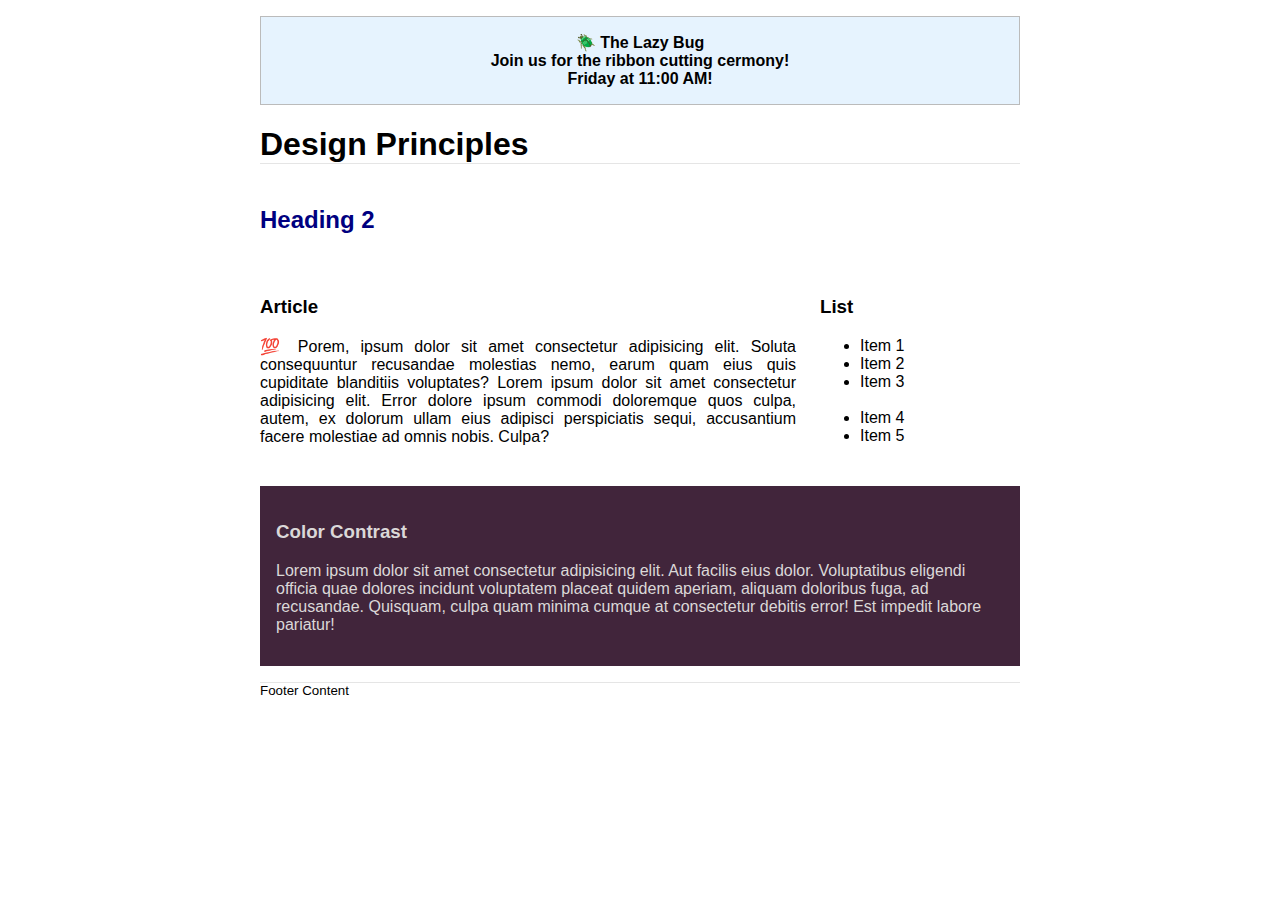
<file: week03/design.html>
<!DOCTYPE html>
<html lang="en">

<head>
    <link rel="stylesheet" href="styles/design.css">
    <meta charset="UTF-8">
    <meta name="viewport" content="width=device-width, initial-scale=1.0">
    <title>Document</title>
</head>

<body>
    <header>
        <div class="banner">🪲 The Lazy Bug<br>Join us for the ribbon cutting cermony!<br>Friday at 11:00 AM!</div>
        <h1>Design Principles</h1>
    </header>
    <main>
        <h2>Heading 2</h2>
        <section>
            <h3>Article</h3>
            <article>
                <p>💯 Porem, ipsum dolor sit amet consectetur adipisicing elit. Soluta consequuntur recusandae molestias
                    nemo, earum quam eius quis cupiditate blanditiis voluptates? Lorem ipsum dolor sit amet consectetur
                    adipisicing elit. Error dolore ipsum commodi doloremque quos culpa, autem, ex dolorum ullam eius
                    adipisci perspiciatis sequi, accusantium facere molestiae ad omnis nobis. Culpa?</p>
            </article>
        </section>
        <section>
            <h3>List</h3>
            <ul>
                <li>Item 1</li>
                <li>Item 2</li>
                <li>Item 3<br><br></li>
                <li>Item 4</li>
                <li>Item 5</li>
            </ul>
        </section>
        <div class="callout">
            <h3>Color Contrast</h3>
            <p>Lorem ipsum dolor sit amet consectetur adipisicing elit. Aut facilis eius dolor. Voluptatibus eligendi
                officia quae dolores incidunt voluptatem placeat quidem aperiam, aliquam doloribus fuga, ad recusandae.
                Quisquam, culpa quam minima cumque at consectetur debitis error! Est impedit labore pariatur!</p>
        </div>
    </main>
    <footer>
        Footer Content
    </footer>
</body>

</html>
</file>
<file: styles/base.css>
@import url('https://fonts.googleapis.com/css2?family=Calistoga&family=Patrick+Hand&family=Playpen+Sans:wght@200;300;400;500;600;700&family=Tilt+Neon&display=swap');

:root {
    --heading-font: "Playpen Sans", Calistoga;
    --body-font: "Tilt Neon", "Patric Hand";
    --body-font1: "Patric Hand"
}

body {
    background-color: beige;
    font-family: var(--body-font);
    font-size: 22px;
    padding: 0;
    margin: 0;
}

nav {
    display: flex;
    justify-content: space-evenly;
    background-color: rgb(58, 51, 51, 60%);
}

nav a {
    text-decoration: none;
    padding-top: 20px;
    padding-bottom: 20px;
    color: #E0E0E0;
}

nav a:hover {
    color: goldenrod;
}

header {
    background-color: maroon;
    text-align: center;
    color: rgb(241, 241, 242);
    margin: 0px;
    font-family: var(--heading-font);
}

header h1 {
    margin: 0;
    padding: 20px;
}

main {
    display: grid;
    grid-template-columns: auto 400px;
    width: 95%;
    margin: 0 auto;
}

.card {
    border-style: solid;
    border-width: thin;
    border-radius: 20px;
    margin: 25px;
    margin-left: 5px;
    margin-right: 5px;
    height: auto;
}

.card h3 {
    margin: 0;
}

#about {
    grid-column: 1/2;
    display: grid;
    grid-template-columns: auto auto auto;
    height: auto;
}

#resources {
    grid-column: 2/3;
}

#resources ul {
    padding-top: 170px;
}

.title {
    border-radius: 20px 20px 0px 0px;
    text-align: center;
    color: rgb(241, 241, 242);
    background-color: maroon;
    padding: 5px;
    grid-column: 1/4;
    grid-row: 1/2;
}

#profile {
    height: 250px;
    grid-column: 3/4;
    grid-row: 2/3;
    padding: 20px;
    padding-right: 40px;
    padding-left: 10px;
}

#flag {
    height: 150px;
    max-width: auto;
    grid-column: 1/2;
    grid-row: 3/4;
    padding: 30px;
    padding-top: 65px;
}

#content {
    grid-column: 1/3;
    grid-row: 2/3;
    padding: 15px;
    padding-right: 0px;
}

#content h3 {
    text-align: center;
}

#content-1 {
    grid-column: 2/4;
    grid-row: 3/4;
    padding-right: 15px;
}

#line {
    grid-column: 1/4;
    grid-row: 3/4;
    text-align: center;
}

footer {
    text-align: center;
}
</file>
<file: styles/form.css>
body {
    font-size: 16px;
    font-family: Verdana, sans-serif;
    margin: 0;
}

header {
    padding: 1rem 2%;
    background-color: rgb(71, 97, 168);
    margin: 0 auto;
    border-radius: 4px;
    max-width: 440px;
    padding: .8rem .8rem .8rem .8rem;
    width: 100%;
    text-align: center;
}

header h1 {
    margin: 0;
    color: rgb(250, 217, 5);
}

.reviewForm fieldset {
    margin: 0.5rem 0;
    border: 1px solid #ddd;
    border-radius: 6px;
    padding: .5rem 2%;
}

main {
    padding: 0.5% 2%;
    min-height: 20rem;
}

.reviewForm {
    /* margin: 2rem 0; */
    margin: 0 auto;
    border: none;
    width: 100%;
    max-width: 440px;
    background-color: rgb(230, 230, 230);
    border-radius: 4px;
    padding: 0 .8rem .8rem .8rem;
}

.reviewForm fieldset {
    border: none;
}

.reviewForm label {
    display: block;
    padding-top: 1rem;
    color: rgb(71, 97, 168);
    font-size: .9rem;
}

.reviewForm div {
    padding-top: 1rem;
    color: rgb(6, 6, 6);
    font-size: .9rem;
}

.reviewForm div label {
    padding-top: 0.5rem;
}

textarea {
    height: 150px;
}

.reviewForm input[type="text"],
.reviewForm input[type="date"],
.reviewForm select,
.reviewForm textarea {
    background-color: rgb(238, 238, 238);
    display: block;
    border: solid 1px rgb(153, 153, 153);
    border-radius: 6px;
    padding: .75rem;
    color: rgb(59, 58, 58);
    width: 100%;
    max-width: 400px;
    appearance: none;
}

.reviewForm input[type="radio"],
.reviewForm input[type="checkbox"] {
    margin-right: 6px;
}

.reviewForm input[type="submit"] {
    border: none;
    background-image: linear-gradient(rgb(250, 217, 5), rgb(134, 117, 4));
    color: rgb(5, 5, 5);
    border-radius: 6px;
    padding: .75rem;
    width: 100%;
    max-width: 425px;
    margin: 1rem 0rem 1rem 0rem;
    box-shadow: 1px 1px 4px #999;
}

.reviewForm input:required {
    border-bottom: solid 8px red;
}

.reviewForm input:required:valid {
    border-bottom: solid 8px green;
}

footer {
    background-color: rgb(71, 97, 168);
    color: rgb(250, 217, 5);
    padding: .5rem 2%;
    text-align: center;
}
</file>
<file: styles/place.css>
@import url('https://fonts.googleapis.com/css2?family=Asap:ital,wght@0,100..900;1,100..900&family=Outfit:wght@100..900&display=swap');

:root {
    background-color: red;
    --heading-font: Outfit;
    --body-font: Asap;
}

header {
    text-align: center;
    font-family: var(--heading-font);
    color: aliceblue;
    background-color: blue;
    padding-top: 1.5rem;
}

h1 {
    padding-bottom: 25px;
}

#hero {
    width: 100%;
    height: auto;
    grid-column: 1/4;
    grid-row: 1/4;
}

body {
    margin: 0px;
}

main {
    display: grid;
    grid-template-columns: repeat(3, 1fr)
}

p {
    font-family: var(--body-font);
}

#data {
    grid-column: 1/2;
    grid-row: 1/3;
    background-color: rgba(254, 253, 253, 0.75);
    height: 75%;
    margin-left: 75px;
    text-align: center;
    padding-bottom: 15px;
    margin: 30px;
}

#weather {
    grid-column: 3/4;
    grid-row: 2/4;
    background-color: rgba(254, 253, 253, 0.75);
    height: 75%;
    text-align: center;
    margin: 30px;
    margin-top: 65px;
}

#weather-icon {
    height: 50px;
}

h2 {
    text-align: left;
    padding: 20px;
    margin-top: 10px;
    margin-right: 30px;
    margin-left: -10px;
    border-left: 10px;
    background-color: rgba(24, 24, 239, 0.95);
    color: white;
    font-family: var(--heading-font);
}

footer {
    text-align: center;
    padding: 20px;
    color: white;
}

@media (max-width: 1200px) {
    #hero {
        width: 100%;
        height: auto;
        grid-column: 1/4;
        grid-row: 1/2;
    }

    #data {
        grid-column: 1/4;
        grid-row: 2/3;
        background-color: rgba(254, 253, 253);
        padding: 0px;
        margin: 0px;
    }

    #weather {
        grid-column: 1/4;
        grid-row: 3/4;
        background-color: rgba(254, 253, 253);
    }

    #weather-icon {
        height: 90px;

        grid-column: 1/4;
    }

    h2 {
        text-align: center;
        color: black;
        font-family: var(--heading-font);
        background-color: white;
        margin: 0px;
    }

    main {
        background-color: white;
    }
}
</file>
<file: minimal-table.css>
html {
  font-family: sans-serif;
}

table {
  border-collapse: collapse;
  border: 2px solid rgb(200,200,200);
  letter-spacing: 1px;
  font-size: 0.8rem;
}

td, th {
  border: 1px solid rgb(190,190,190);
  padding: 10px 20px;
}

th {
  background-color: rgb(235,235,235);
}

td {
  text-align: center;
}

tr:nth-child(even) td {
  background-color: rgb(250,250,250);
}

tr:nth-child(odd) td {
  background-color: rgb(245,245,245);
}

caption {
  padding: 10px;
}
</file>
<file: styles/temples.css>
@import url('https://fonts.googleapis.com/css2?family=Quicksand:wght@300..700&display=swap');

:root {
    --heading-font: Nunito;
}

* {
    margin: 0;
    padding: 0;
    box-sizing: border-box;
}

header {
    background-color: rgb(221, 179, 74);
    display: grid;
    grid-gap: 1rem;
    padding: 20px;
    border: 1px solid rgba(0, 0, 0, 0.1);
    margin-bottom: 15px;
    font-family: var(--heading-font);
}

header h1 {
    font-size: 3rem;
    grid-column: 1/2;
    color: whitesmoke;
}

main h1 {
    text-align: center;
}

main h2 {
    text-align: center;
}

main {
    width: 85%;
    margin: 0 auto;
}

#photos {
    display: grid;
    grid-gap: 25px;
    place-items: center;
    grid-template-columns: repeat(auto-fit, minmax(400px, 1fr));
    align-content: center;
    padding-bottom: 30px;
    padding-top: 30px;
}

img {
    width: 100%;
    height: auto;
    margin: .5rem;
}

figcaption {
    font-size: medium;
    text-align: center;
}

#menu {
    display: block;
    font-size: 2rem;
    font-weight: 700;
    text-decoration: none;
    background-color: rgb(221, 179, 74);
    color: #000;
    text-align: right;
}

#menu::before {
    content: "≡";
}

nav {
    background-color: rgb(221, 179, 74);
    display: flex;
    flex-direction: column;
    grid-column: 2/3;
}

nav a:hover {
    text-decoration: underline;
}

nav a {
    display: block;
    color: #fff;
    text-align: right;
    padding: 1rem;
    text-decoration: none;
}

.navigation {
    list-style: none;
    margin: 0 auto;
    max-width: 760px;
}

.navigation li {
    display: none;
}

.navigation a {
    display: block;
    padding: 0.75rem;
    text-align: right;
    text-decoration: none;
    color: black;
    font-weight: 1000;
    transition: 0.5s;
    font-size: clamp(1.5rem, 2vmin, 1.5rem);
}

.navigation a:hover,
navigation a:active {
    color: white;
    background-color: rgb(131, 97, 10);
}

.show li {
    display: block;
}

#menu.show::before {
    content: "≡";
}

footer {
    text-align: center;
    background-color: rgb(131, 97, 10);
    padding: 20px;
}
</file>
<file: styles/temples-large.css>
@media only screen and (min-width: 40em) {
    .navigation {
        display: flex;
    }

    .navigation li {
        display: block;
        flex: 1 1 100%;
    }

    .navigation a {
        text-align: center;
    }

    #menu {
        display: none;
    }
}

@media (min-width: 640px) {
    nav ul {
        display: flex;
    }

    nav ul li {
        flex: 1 1 100%;
    }
}
</file>
<file: Project/styles/advSeek.css>
@import url('https://fonts.googleapis.com/css2?family=Calistoga&family=Patrick+Hand&family=Playpen+Sans:wght@200;300;400;500;600;700&family=Tilt+Neon&display=swap');


:root {
    --heading-font: "Tilt Neon";
    --body-font: Calistoga;
    background-color: rgb(243, 243, 243);
}

* {
    margin: 0;
    padding: 0;
    box-sizing: border-box;
}

h1 {
    padding-top: 10px;
    text-align: center;
    font-family: var(--heading-font);
}

header {
    margin: 0;
    padding: 0;
    background-color: black;
    align-items: center;
    display: grid;
    font-family: var(--heading-font);
}

header h1 {
    grid-column: 1/2;
    color: rgb(245, 245, 245);
    margin-left: -30px;
}

header a {
    text-decoration: none;
}

body {
    margin: 0;
    padding: 0;
}

.list {
    list-style-type: disc;
    padding-left: 30px;
}

.tips {
    margin: 20px 10px 20px 10px;
    border-radius: 10px;
    background-color: rgb(30, 29, 29);
    color: white;
    padding-bottom: 20px;
    padding-right: 5px;
}

.tips h1 {
    color: #907b45;
    font-family: var(--body-font);
}

.apps {
    list-style-type: square;
    padding-left: 30px;
}

.apps a {
    text-decoration: none;
    color: #d2b364;
}

.list li {
    font-family: var(--heading-font);
}

#hero-img {
    width: 100%;
    height: auto;
}

#menu {
    display: block;
    font-size: 2rem;
    font-weight: 700;
    text-decoration: none;
    background-color: black;
    color: #fff;
    text-align: right;
}

#menu::before {
    content: "≡";
    padding-right: 5px;
}

nav {
    background-color: black;
    display: flex;
    flex-direction: column;
    grid-column: 2/3;
}

nav a {
    display: block;
    color: #fff;
    text-align: right;
    padding: 1rem;
    text-decoration: none;
    font-family: var(--body-font);
}

.navigation {
    list-style: none;
    margin: 0 auto;
    max-width: 760px;
}

.navigation li {
    display: none;
}

.navigation a {
    display: block;
    padding: 0.75rem;
    text-align: right;
    text-decoration: none;
    color: #fff;
    font-weight: 1000;
    transition: 0.5s;
    font-size: clamp(1.5rem, 2vmin, 1.5rem);
}

.navigation a:hover,
.navigation a:active {
    color: #907b45;
}

.show li {
    display: block;
}

#menu.show::before {
    padding-right: 5px;
    content: "≡";
}

footer {
    text-align: center;
    padding: 20px;
    background-color: black;
    color: white;
}

.hero-grid {
    display: grid;
    grid-template-columns: 1fr 1fr 1fr;
    grid-template-rows: 1fr 1fr 1fr;
}

#hero-msg {
    font-family: var(--heading-font);
    text-align: center;
    grid-row: 1/4;
    grid-column: 2/3;
    color: white;
    font-size: 2rem;
    margin-top: 100px;
}

#hero-box {
    width: 100%;
    height: auto;
    grid-row: 1/4;
    grid-column: 1/4;
}

.regions {
    text-align: center;
    background-color: rgb(243, 243, 243);
    margin-bottom: 5px;
}

.regions a:hover,
.regions a:active {
    color: #907b45;
}

.regions a {
    display: block;
    padding: 0.75rem;
    text-align: center;
    text-decoration: none;
    color: black;
    font-weight: 1000;
    transition: 0.5s;
    font-size: clamp(1.5rem, 2vmin, 1.5rem);
    font-family: var(--heading-font);
}

.regions li {
    display: inline-flex;
}

#heading {
    text-align: center;
    color: white;
    background-color: rgb(48, 48, 48);
    margin: 0;
    max-width: 50%;
    padding: 5px 0px 5px 0px;
    border-radius: 0px 10px 10px 0px;
}

#cards section {
    text-align: center;
    margin-top: 20px;
    font-family: var(--body-font);
    color: white;
    border-color: rgb(243, 243, 243);
    border-style: solid;
    border-width: thin;
    border-radius: 10px;
    margin: 1rem;
    background-color: rgb(30, 29, 29);
    padding-top: 10px;
    padding-bottom: 10px;
}

#cards p {
    padding: 5px;
}

#cards h2 {
    color: rgb(144, 123, 69);
}

#cards img {
    margin-top: 5px;
    margin-bottom: 10px;
    max-width: 95%;
    border-radius: 5px;
}

#heading {
    font-family: var(--heading-font);
}

.container input[type="submit"] {
    border: none;
    color: #ddd;
    background-color: rgb(76, 65, 37);
    font-family: var(--body-font);
    font-size: 1.5rem;
    border-radius: 6px;
    padding: .25rem;
    width: 8rem;
    max-width: 425px;
    margin: 0.5rem 0rem 0.5rem 0rem;
}

fieldset {
    text-align: center;
    font-family: var(--heading-font);
    margin: 1rem 1rem;
    border: 1px solid #ddd;
    border-radius: 6px;
    padding: .5rem 2%;
    background-color: rgb(197, 197, 197);
}

label {
    display: block;
    padding-top: 1rem;
    font-size: .9rem;
}

input[type="text"],
input[type="tel"],
input[type="email"] {
    background-color: #eee;
    display: inline-flexbox;
    border: solid 1px #999;
    border-radius: 6px;
    padding: .75rem;
    color: #555;
    width: 100%;
    max-width: 400px;
    appearance: none;
}

input:required {
    border-bottom: solid 2px red;
}

input:required:valid {
    border-bottom: solid 2px green;
}

@media only screen and (min-width: 40em) {
    header h1 {
        margin-left: 30px;
    }

    .navigation {
        display: flex;
    }

    .navigation li {
        display: inline-flex;
        flex: 1 1 1;
        margin-left: 30px;
    }

    .navigation a {
        text-align: center;
    }

    #menu {
        display: none;
    }

    #hero-msg {
        margin-top: 100px;
        font-size: 3.5vw;
        color: rgb(255, 255, 255);
    }

    #cards section {
        margin: 1.5rem 12rem 1.5rem 12rem;
    }

    .tips {
        margin: 1.67vw 20vw 1.67vw 20vw;
        padding-right: 5px;
    }

    fieldset {
        margin: 0.5rem 12rem;
    }

    input[type="submit"] {
        width: 8rem;
    }
}

@media (min-width: 640px) {
    nav ul {
        display: flex;
    }

    nav ul li {
        flex: 1 1 1;
    }
}

/*Destinations*/
</file>
<file: Project/styles/siteplan.css>
@import url('https://fonts.googleapis.com/css2?family=Calistoga&family=Patrick+Hand&family=Playpen+Sans:wght@200;300;400;500;600;700&family=Tilt+Neon&display=swap');

:root {
  --heading-color: #77BFA3;
  --paragraph-color: #98C9A3;
  --accent1-color: #BFD8BD;
  --accent2-color: #DDE7C7;

  --heading-font: "Playpen Sans", Calistoga;
  --paragraph-font: "Tilt Neon", "Patric Hand";
}

body {
  max-width: 1200px;
  margin: 0 auto;
  font-size: 18px;
  text-align: center;
}

img {
  display: block;
  margin: 0 auto;
  margin-bottom: 3em;
}

h1,
h2,
h3 {
  font-family: var(--heading-font);
  color: rgb(58, 58, 58);
  margin: 0;
  margin-top: 0.5em;
}

h2 {
  text-align: center;
  color: #3f6858;
  margin: 0;
  margin-top: 0.5em;
}

hr {
  height: 3px;
  margin: 35px 0;
  background: #98C9A3;
}

header {
  padding: 1em;
  text-align: center;
  color: rgb(56, 56, 56);
  background-color: #77BFA3;
}

p {
  font-family: var(--paragraph-font);
  color: rgb(56, 56, 56);
  margin: 0;
  padding: 0.5em;
}

.colors {
  width: 100%;
  min-width: 350px;
  margin: 30px auto;
  text-align: center;
}

.colors th {
  background-color: #999;
}

.colors td {
  width: 25%;
  height: 3em;
}

.headings {
  background-color: var(--heading-color);
}

.paragraphs {
  background-color: var(--paragraph-color);
}

.accent1 {
  background-color: var(--accent1-color);
}

.accent2 {
  background-color: var(--accent2-color);
}
</file>
<file: week03/styles/design.css>
body {
    font-family: Roboto, helvetica, sans-serif;
    margin: 1rem;
}

header,
main,
footer {
    max-width: 760px;
    margin: 0 auto;
}

div.banner {
    border: 1px solid #bbb;
    padding: 1rem;
    background-color: rgb(230, 243, 254);
    font-weight: 700;
    word-break: break-word;
    text-align: center;
}

h1 {
    border-bottom: 1px solid rgba(0, 0, 0, 0.1);
}

main {
    display: grid;
    grid-template-columns: 1fr 200px;
    grid-gap: 1.5rem;
}

h2 {
    color: navy;
    text-align: left;
    grid-column: 1/3;
}

article p {
    text-align: justify;
}

.callout {
    color: #dbd8d8;
    background-color: #41253b;
    padding: 35px;
    grid-column: 1/3;
    padding: 1rem;
}

footer {
    margin-top: 1rem;
    border-top: 1px solid rgba(0, 0, 0, 0.1);
    font-size: smaller;
    text-align: left;
}
</file>
